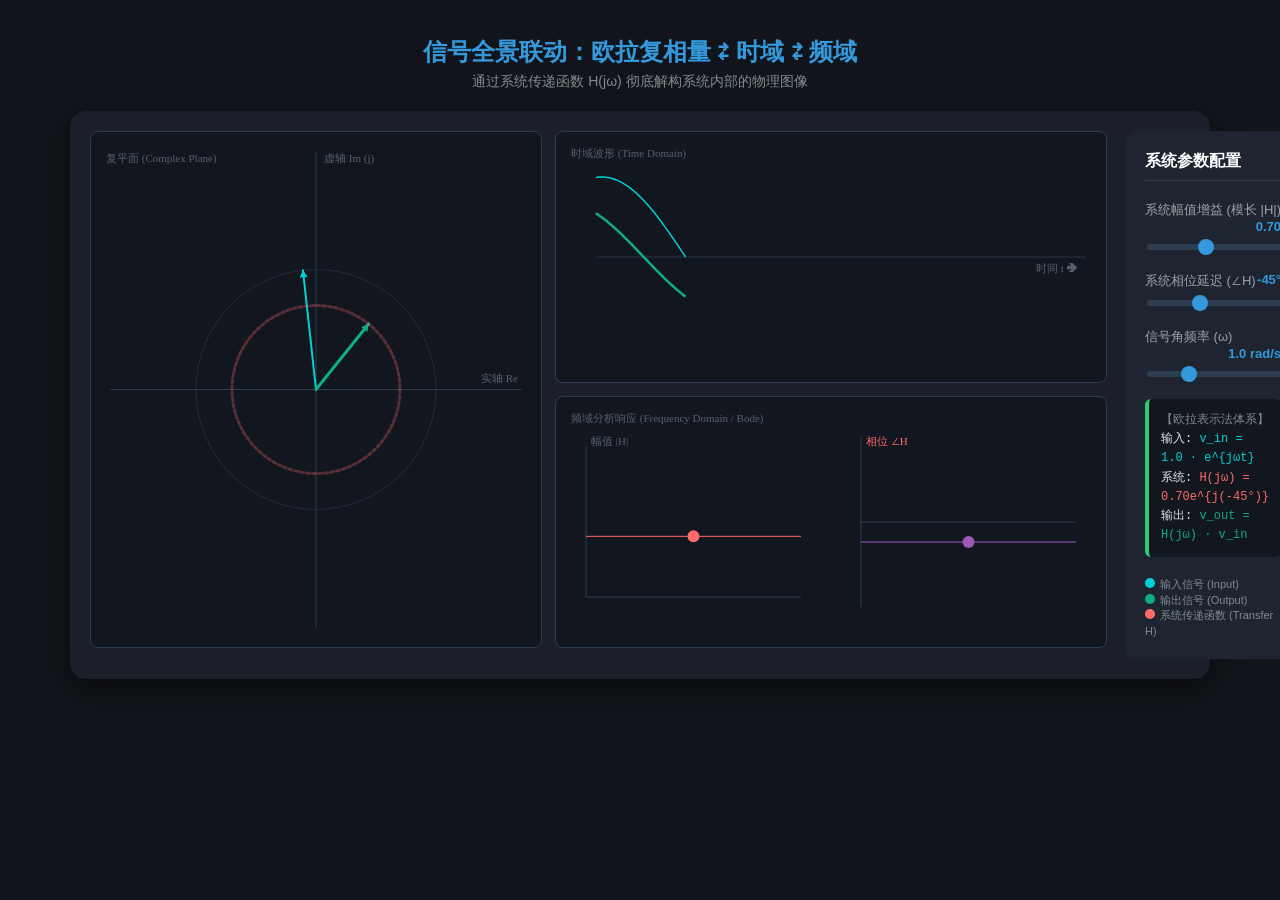
<file: docs/html/mes201-signal-visualization/index.html>
<!DOCTYPE html>
<html lang="zh-CN">
<head>
    <meta charset="UTF-8">
    <title>信号全景可视化：欧拉相量、时域与频域的终极联动</title>
    <style>
        body {
            font-family: -apple-system, BlinkMacSystemFont, "Segoe UI", Roboto, sans-serif;
            background-color: #11141a;
            color: #e0e6ed;
            display: flex;
            flex-direction: column;
            align-items: center;
            padding: 20px;
            margin: 0;
        }
        h1 { margin-bottom: 5px; color: #3498db; font-size: 24px; }
        .subtitle { color: #7f8c8d; font-size: 14px; margin-bottom: 20px; }
        .main-container {
            display: flex;
            background: #1a1f29;
            padding: 20px;
            border-radius: 16px;
            box-shadow: 0 10px 30px rgba(0,0,0,0.5);
            gap: 20px;
            max-width: 1100px;
        }
        .canvas-container {
            display: grid;
            grid-template-columns: 450px 550px;
            grid-template-rows: 250px 250px;
            gap: 15px;
        }
        canvas {
            background: #12161f;
            border-radius: 8px;
            border: 1px solid #2c3e50;
        }
        #eulerCanvas { grid-row: 1 / span 2; } /* 左侧复平面跨两行 */
        .control-panel {
            width: 280px;
            background: #1e2530;
            padding: 20px;
            border-radius: 12px;
            display: flex;
            flex-direction: column;
            gap: 20px;
        }
        .slider-group {
            display: flex;
            flex-direction: column;
            gap: 8px;
        }
        label { font-size: 13px; color: #95a5a6; font-weight: 500; }
        .val-txt { float: right; color: #3498db; font-weight: bold; }
        input[type="range"] {
            width: 100%;
            -webkit-appearance: none;
            background: #2c3e50;
            height: 6px;
            border-radius: 3px;
            outline: none;
        }
        input[type="range"]::-webkit-slider-thumb {
            -webkit-appearance: none;
            width: 16px;
            height: 16px;
            border-radius: 50%;
            background: #3498db;
            cursor: pointer;
        }
        .formula-box {
            background: #12161f;
            padding: 12px;
            border-radius: 6px;
            font-family: "Consolas", monospace;
            font-size: 12px;
            line-height: 1.6;
            border-left: 4px solid #2ecc71;
        }
        .color-tag { display: inline-block; width: 10px; height: 10px; border-radius: 50%; margin-right: 5px; }
    </style>
</head>
<body>

    <h1>信号全景联动：欧拉复相量 ⇄ 时域 ⇄ 频域</h1>
    <div class="subtitle">通过系统传递函数 H(jω) 彻底解构系统内部的物理图像</div>

    <div class="main-container">
        <div class="canvas-container">
            <canvas id="eulerCanvas" width="450" height="515"></canvas>
            <canvas id="timeCanvas" width="550" height="250"></canvas>
            <canvas id="freqCanvas" width="550" height="250"></canvas>
        </div>

        <div class="control-panel">
            <div style="font-size: 16px; font-weight: bold; border-bottom: 1px solid #2c3e50; padding-bottom: 8px; color:#fff;">系统参数配置</div>
            
            <div class="slider-group">
                <label>系统幅值增益 (模长 |H|)<span id="magTxt" class="val-txt">0.70</span></label>
                <input type="range" id="magSlider" min="0.1" max="1.5" step="0.05" value="0.7">
            </div>

            <div class="slider-group">
                <label>系统相位延迟 (∠H)<span id="phaseTxt" class="val-txt">-45°</span></label>
                <input type="range" id="phaseSlider" min="-180" max="180" step="5" value="-45">
            </div>

            <div class="slider-group">
                <label>信号角频率 (ω)<span id="omegaTxt" class="val-txt">1.0 rad/s</span></label>
                <input type="range" id="omegaSlider" min="0.2" max="3.0" step="0.1" value="1.0">
            </div>

            <div class="formula-box">
                <span style="color:#7f8c8d">【欧拉表示法体系】</span><br>
                输入: <span style="color:#00d2d3">v_in = 1.0 · e^{jωt}</span><br>
                系统: <span style="color:#ff6b6b">H(jω) = <span id="f_mag">0.7</span>e^{j(<span id="f_phase">-45°</span>)}</span><br>
                输出: <span style="color:#10ac84">v_out = H(jω) · v_in</span>
            </div>

            <div style="font-size: 11px; color: #7f8c8d; line-height: 1.4;">
                <span class="color-tag" style="background:#00d2d3"></span>输入信号 (Input)<br>
                <span class="color-tag" style="background:#10ac84"></span>输出信号 (Output)<br>
                <span class="color-tag" style="background:#ff6b6b"></span>系统传递函数 (Transfer H)
            </div>
        </div>
    </div>

    <script>
        // 获取所有 Canvas 上下文
        const cEuler = document.getElementById('eulerCanvas');
        const cTime = document.getElementById('timeCanvas');
        const cFreq = document.getElementById('freqCanvas');
        
        const ctxE = cEuler.getContext('2d');
        const ctxT = cTime.getContext('2d');
        const ctxF = cFreq.getContext('2d');

        // 获取控制器
        const sMag = document.getElementById('magSlider');
        const sPhase = document.getElementById('phaseSlider');
        const sOmega = document.getElementById('omegaSlider');

        // 全局动态时间变量
        let time = 0;
        let historyIn = [];
        let historyOut = [];
        const maxHistory = 300; // 时域波形存储点数

        // 核心运行循环 (Animation Loop)
        function animate() {
            // 1. 获取当前交互参数
            const H_mag = parseFloat(sMag.value);
            const H_phase_deg = parseInt(sPhase.value);
            const H_phase_rad = (H_phase_deg * Math.PI) / 180;
            const omega = parseFloat(sOmega.value);

            // 更新文本显示
            document.getElementById('magTxt').innerText = H_mag.toFixed(2);
            document.getElementById('phaseTxt').innerText = H_phase_deg + '°';
            document.getElementById('omegaTxt').innerText = omega.toFixed(1) + ' rad/s';
            document.getElementById('f_mag').innerText = H_mag.toFixed(2);
            document.getElementById('f_phase').innerText = H_phase_deg + '°';

            // 2. 物理核心：计算当前时间点的复指数状态
            // 输入相量：幅值始终固定为 1.0 (基准)
            const thetaIn = time * omega; 
            const inX = Math.cos(thetaIn);
            const inY = Math.sin(thetaIn);

            // 输出相量：幅值乘 H_mag，角度叠加上 H_phase_rad
            const thetaOut = time * omega + H_phase_rad;
            const outX = H_mag * Math.cos(thetaOut);
            const outY = H_mag * Math.sin(thetaOut);

            // 存入历史记录队列（用于渲染时域波形）
            historyIn.unshift(inY); // 记录投影到虚轴的余弦/正弦分量
            historyOut.unshift(outY);
            if (historyIn.length > maxHistory) { historyIn.pop(); historyOut.pop(); }

            // 3. 执行三大画布的重绘
            renderEuler(H_mag, H_phase_rad, inX, inY, outX, outY);
            renderTime();
            renderFreq(H_mag, H_phase_deg);

            // 4. 时间步进
            time += 0.03;
            requestAnimationFrame(animate);
        }

        // ==================== 画布 1：复平面欧拉旋转 ====================
        function renderEuler(H_mag, H_phase, inX, inY, outX, outY) {
            ctxE.clearRect(0, 0, cEuler.width, cEuler.height);
            const cx = cEuler.width / 2;
            const cy = cEuler.height / 2;
            const scale = 120; // 1.0 对应的像素长度

            // 绘制坐标系
            ctxE.strokeStyle = '#2c3e50';
            ctxE.lineWidth = 1;
            ctxE.beginPath(); ctxE.moveTo(20, cy); ctxE.lineTo(cEuler.width-20, cy); ctxE.stroke();
            ctxE.beginPath(); ctxE.moveTo(cx, 20); ctxE.lineTo(cx, cEuler.height-20); ctxE.stroke();
            
            ctxE.fillStyle = '#57606f';
            ctxE.font = '11px Consolas';
            ctxE.fillText('实轴 Re', cEuler.width - 60, cy - 8);
            ctxE.fillText('虚轴 Im (j)', cx + 8, 30);
            ctxE.fillText('复平面 (Complex Plane)', 15, 30);

            // 绘制输入信号的基准单位圆
            ctxE.strokeStyle = '#232c3d';
            ctxE.beginPath(); ctxE.arc(cx, cy, scale, 0, 2*Math.PI); ctxE.stroke();

            // 绘制输入向量 (蓝色)
            drawVector(ctxE, cx, cy, cx + inX*scale, cy - inY*scale, '#00d2d3', 2);
            // 绘制输出向量 (绿色)
            drawVector(ctxE, cx, cy, cx + outX*scale, cy - outY*scale, '#10ac84', 3);

            // 绘制系统传递函数 H 的静态几何框架（黄色或红虚线指示相位差）
            ctxE.strokeStyle = 'rgba(255, 107, 107, 0.3)';
            ctxE.setLineDash([3, 3]);
            ctxE.beginPath();
            ctxE.arc(cx, cy, H_mag * scale, 0, 2*Math.PI);
            ctxE.stroke();
            ctxE.setLineDash([]);
        }

        // ==================== 画布 2：时域波形（投影展开） ====================
        function renderTime() {
            ctxT.clearRect(0, 0, cTime.width, cTime.height);
            const startX = 40;
            const centerY = cTime.height / 2;
            const ampScale = 80;

            // 绘制时域网格线
            ctxT.strokeStyle = '#1c2331';
            ctxT.beginPath(); ctxT.moveTo(startX, centerY); ctxT.lineTo(cTime.width - 20, centerY); ctxT.stroke();
            
            ctxT.fillStyle = '#57606f';
            ctxT.font = '11px Consolas';
            ctxT.fillText('时域波形 (Time Domain)', 15, 25);
            ctxT.fillText('时间 t ➔', cTime.width - 70, centerY + 15);

            // 绘制输入时域正弦波 (蓝色)
            ctxT.strokeStyle = '#00d2d3';
            ctxT.lineWidth = 1.5;
            ctxT.beginPath();
            for(let i=0; i<historyIn.length; i++) {
                let x = startX + i * 1.6;
                let y = centerY - historyIn[i] * ampScale;
                if(i===0) ctxT.moveTo(x, y); else ctxT.lineTo(x, y);
            }
            ctxT.stroke();

            // 绘制输出时域正弦波 (绿色)
            ctxT.strokeStyle = '#10ac84';
            ctxT.lineWidth = 2.5;
            ctxT.beginPath();
            for(let i=0; i<historyOut.length; i++) {
                let x = startX + i * 1.6;
                let y = centerY - historyOut[i] * ampScale;
                if(i===0) ctxT.moveTo(x, y); else ctxT.lineTo(x, y);
            }
            ctxT.stroke();
        }

        // ==================== 画布 3：频域特征（波特简图点位） ====================
        function renderFreq(H_mag, H_phase_deg) {
            ctxF.clearRect(0, 0, cFreq.width, cFreq.height);
            ctxF.fillStyle = '#57606f';
            ctxF.font = '11px Consolas';
            ctxF.fillText('频域分析响应 (Frequency Domain / Bode)', 15, 25);

            // 画布平分为左右两边：左幅频，右相频
            const midX = cFreq.width / 2;
            
            // --- 左侧：幅频图 ---
            ctxF.strokeStyle = '#2c3e50';
            ctxF.beginPath(); ctxF.moveTo(30, 200); ctxF.lineTo(midX - 30, 200); ctxF.stroke(); // 频率轴
            ctxF.beginPath(); ctxF.moveTo(30, 200); ctxF.lineTo(30, 50); ctxF.stroke();      // 幅值轴
            ctxF.fillText('幅值 |H|', 35, 48);

            // 绘制当前的频域幅值响应点
            let markerY_mag = 200 - (H_mag / 1.5) * 130;
            ctxF.fillStyle = '#ff6b6b';
            ctxF.beginPath(); ctxF.arc(midX / 2, markerY_mag, 6, 0, 2*Math.PI); ctxF.fill();
            ctxF.strokeStyle = '#ff6b6b';
            ctxF.beginPath(); ctxF.moveTo(30, markerY_mag); ctxF.lineTo(midX - 30, markerY_mag); ctxF.stroke();

            // --- 右侧：相频图 ---
            ctxF.strokeStyle = '#2c3e50';
            ctxF.beginPath(); ctxF.moveTo(midX + 30, 125); ctxF.lineTo(cFreq.width - 30, 125); ctxF.stroke(); // 0度中心线
            ctxF.beginPath(); ctxF.moveTo(midX + 30, 210); ctxF.lineTo(midX + 30, 40); ctxF.stroke();        // 相位轴
            ctxF.fillText('相位 ∠H', midX + 35, 48);

            // 绘制当前的频域相位响应点
            let markerY_phase = 125 - (H_phase_deg / 180) * 80;
            ctxF.fillStyle = '#9b59b6';
            ctxF.beginPath(); ctxF.arc(midX + (cFreq.width - midX)/2, markerY_phase, 6, 0, 2*Math.PI); ctxF.fill();
            ctxF.strokeStyle = '#9b59b6';
            ctxF.beginPath(); ctxF.moveTo(midX + 30, markerY_phase); ctxF.lineTo(cFreq.width - 30, markerY_phase); ctxF.stroke();
        }

        // 通用画箭头工具函数
        function drawVector(ctx, x1, y1, x2, y2, color, width) {
            ctx.strokeStyle = color;
            ctx.fillStyle = color;
            ctx.lineWidth = width;
            ctx.lineCap = 'round';
            ctx.beginPath(); ctx.moveTo(x1, y1); ctx.lineTo(x2, y2); ctx.stroke();
            
            // 尖端
            const angle = Math.atan2(y2 - y1, x2 - x1);
            ctx.beginPath();
            ctx.moveTo(x2, y2);
            ctx.lineTo(x2 - 8 * Math.cos(angle - Math.PI/6), y2 - 8 * Math.sin(angle - Math.PI/6));
            ctx.lineTo(x2 - 8 * Math.cos(angle + Math.PI/6), y2 - 8 * Math.sin(angle + Math.PI/6));
            ctx.fill();
        }

        // 启动执行
        animate();
    </script>
</body>
</html>
</file>
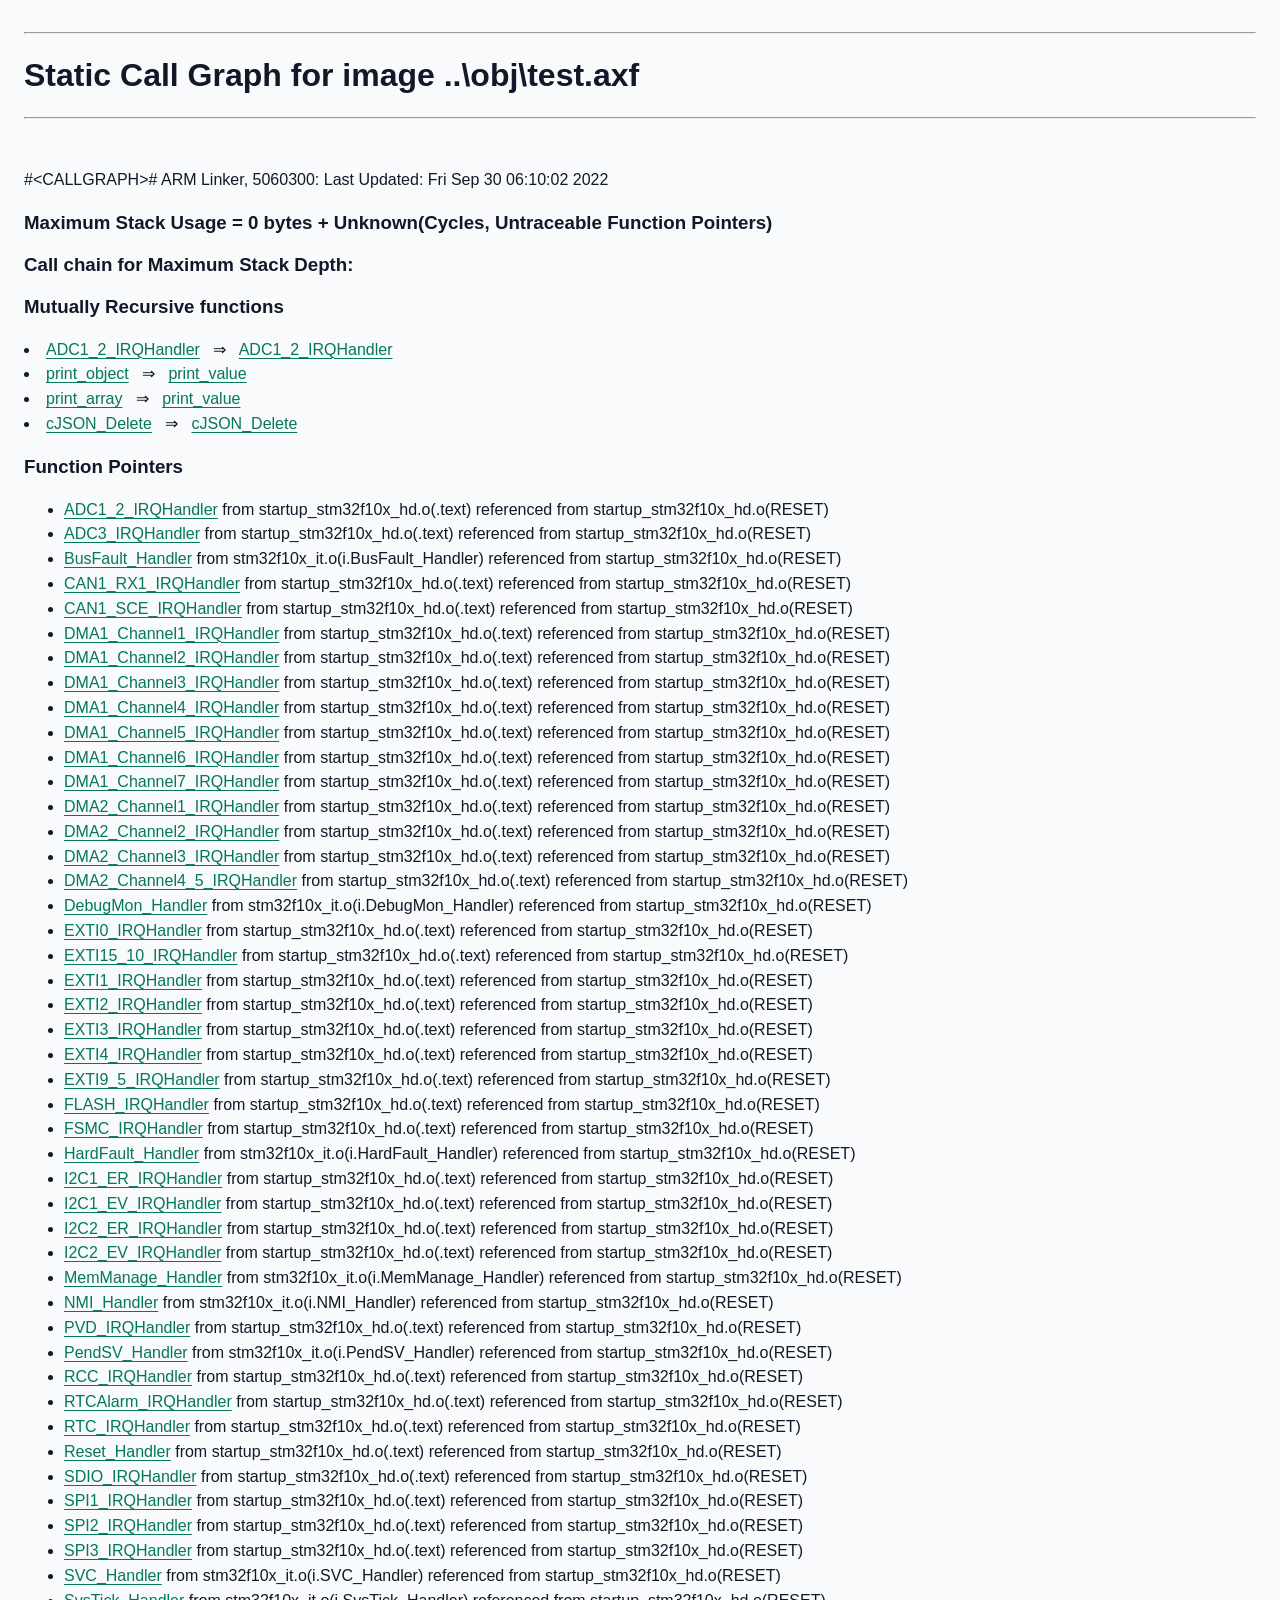
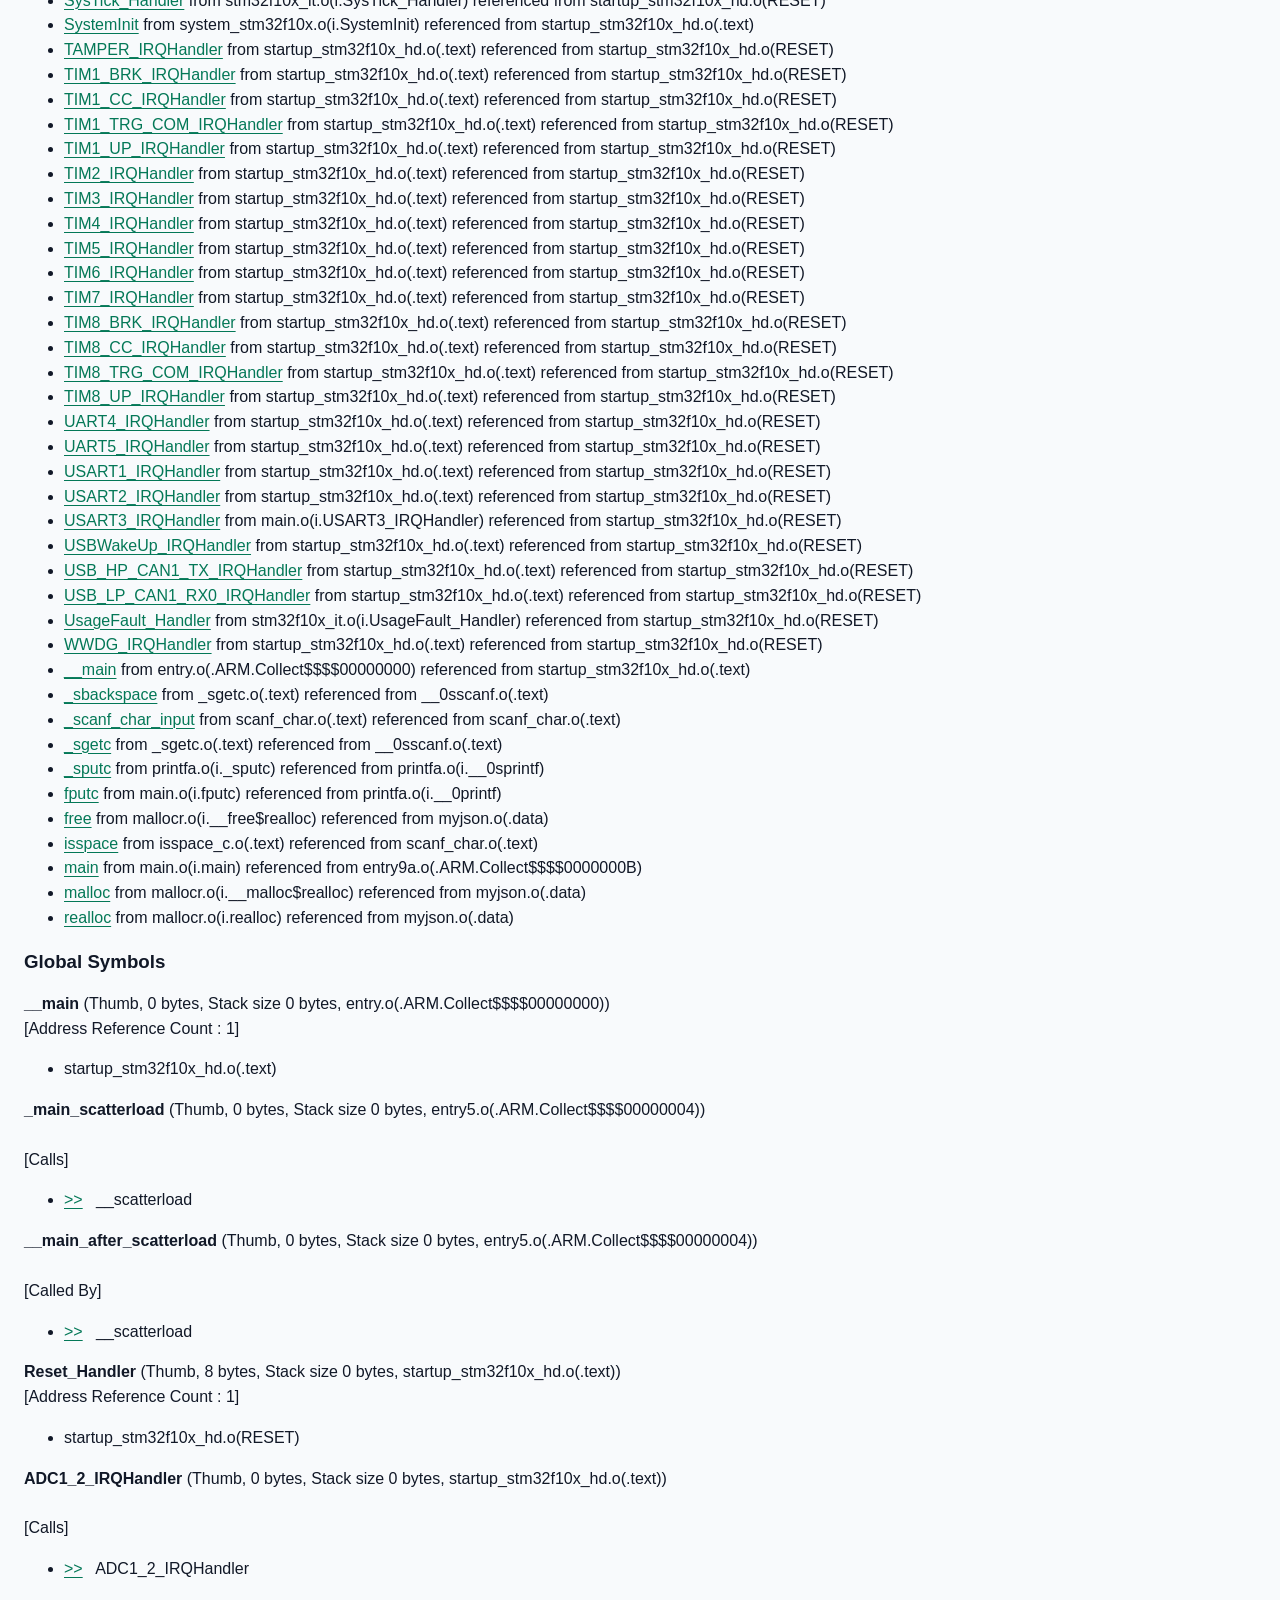
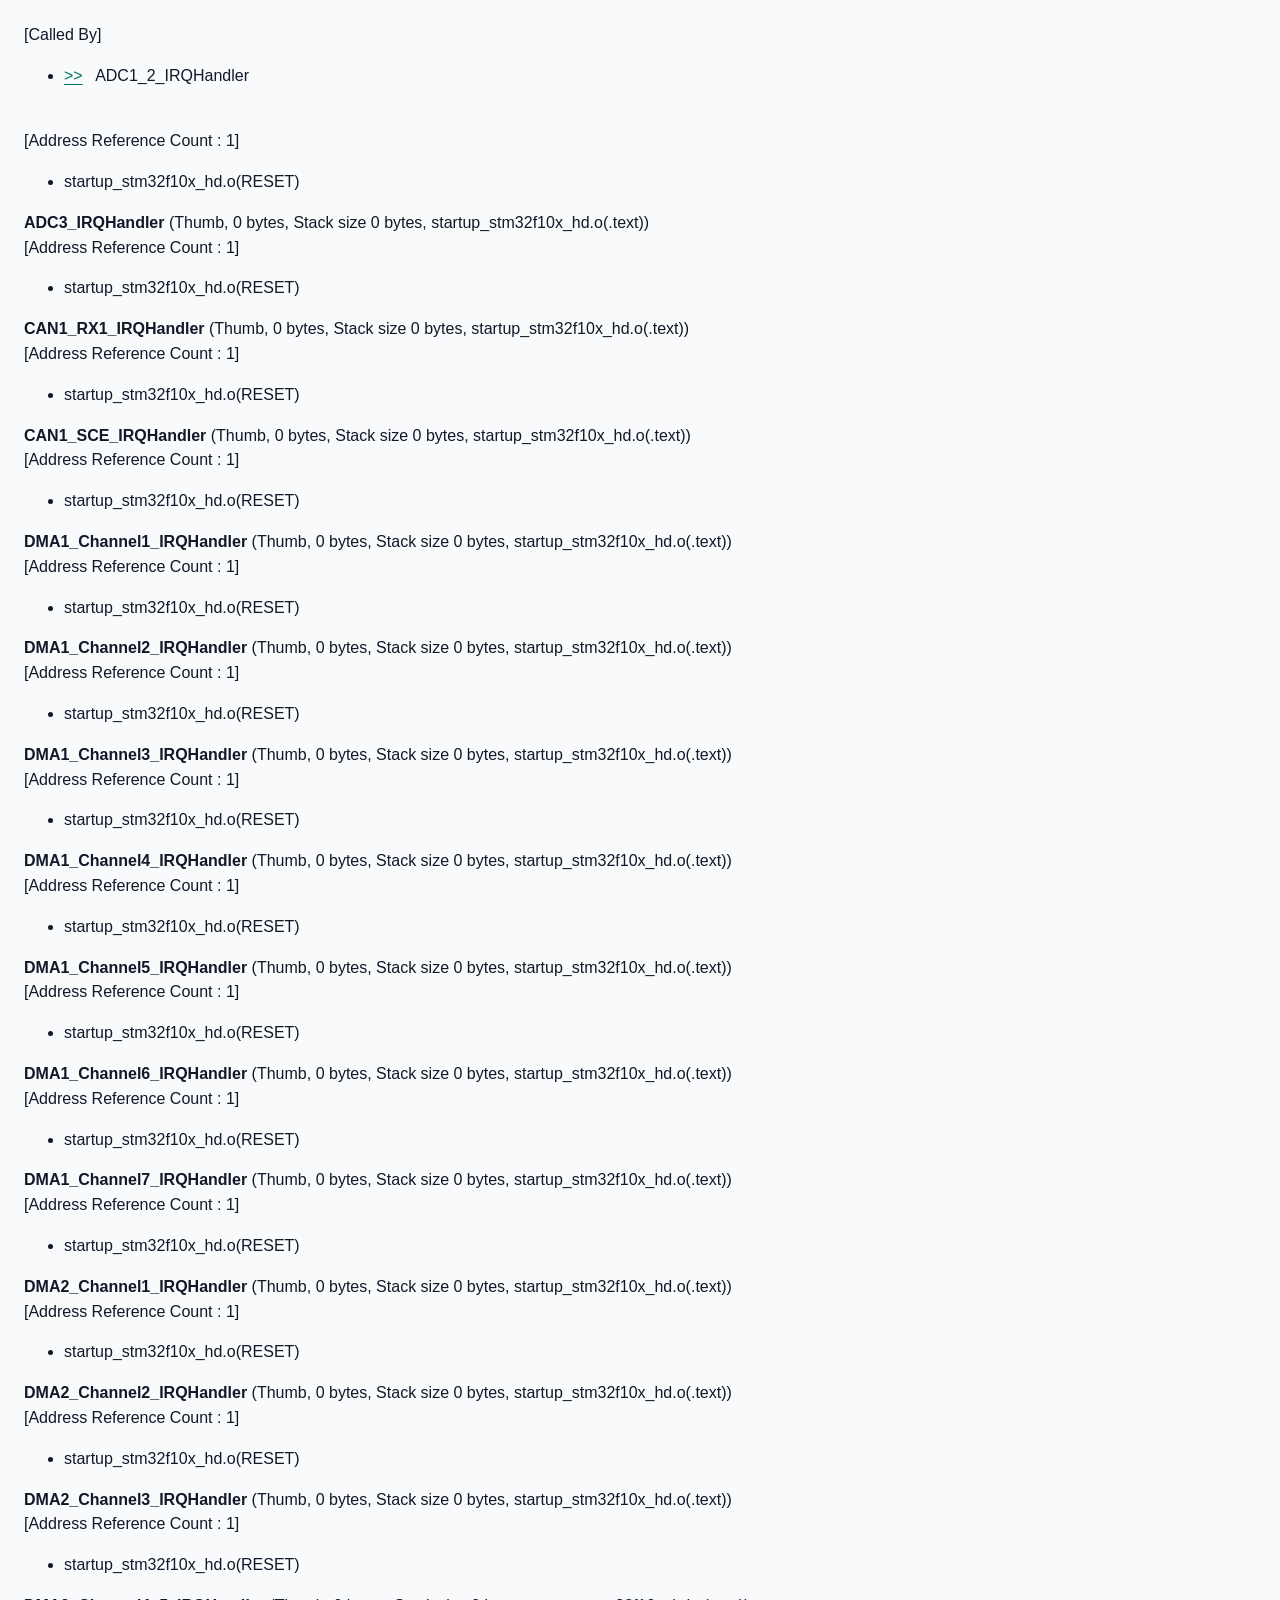
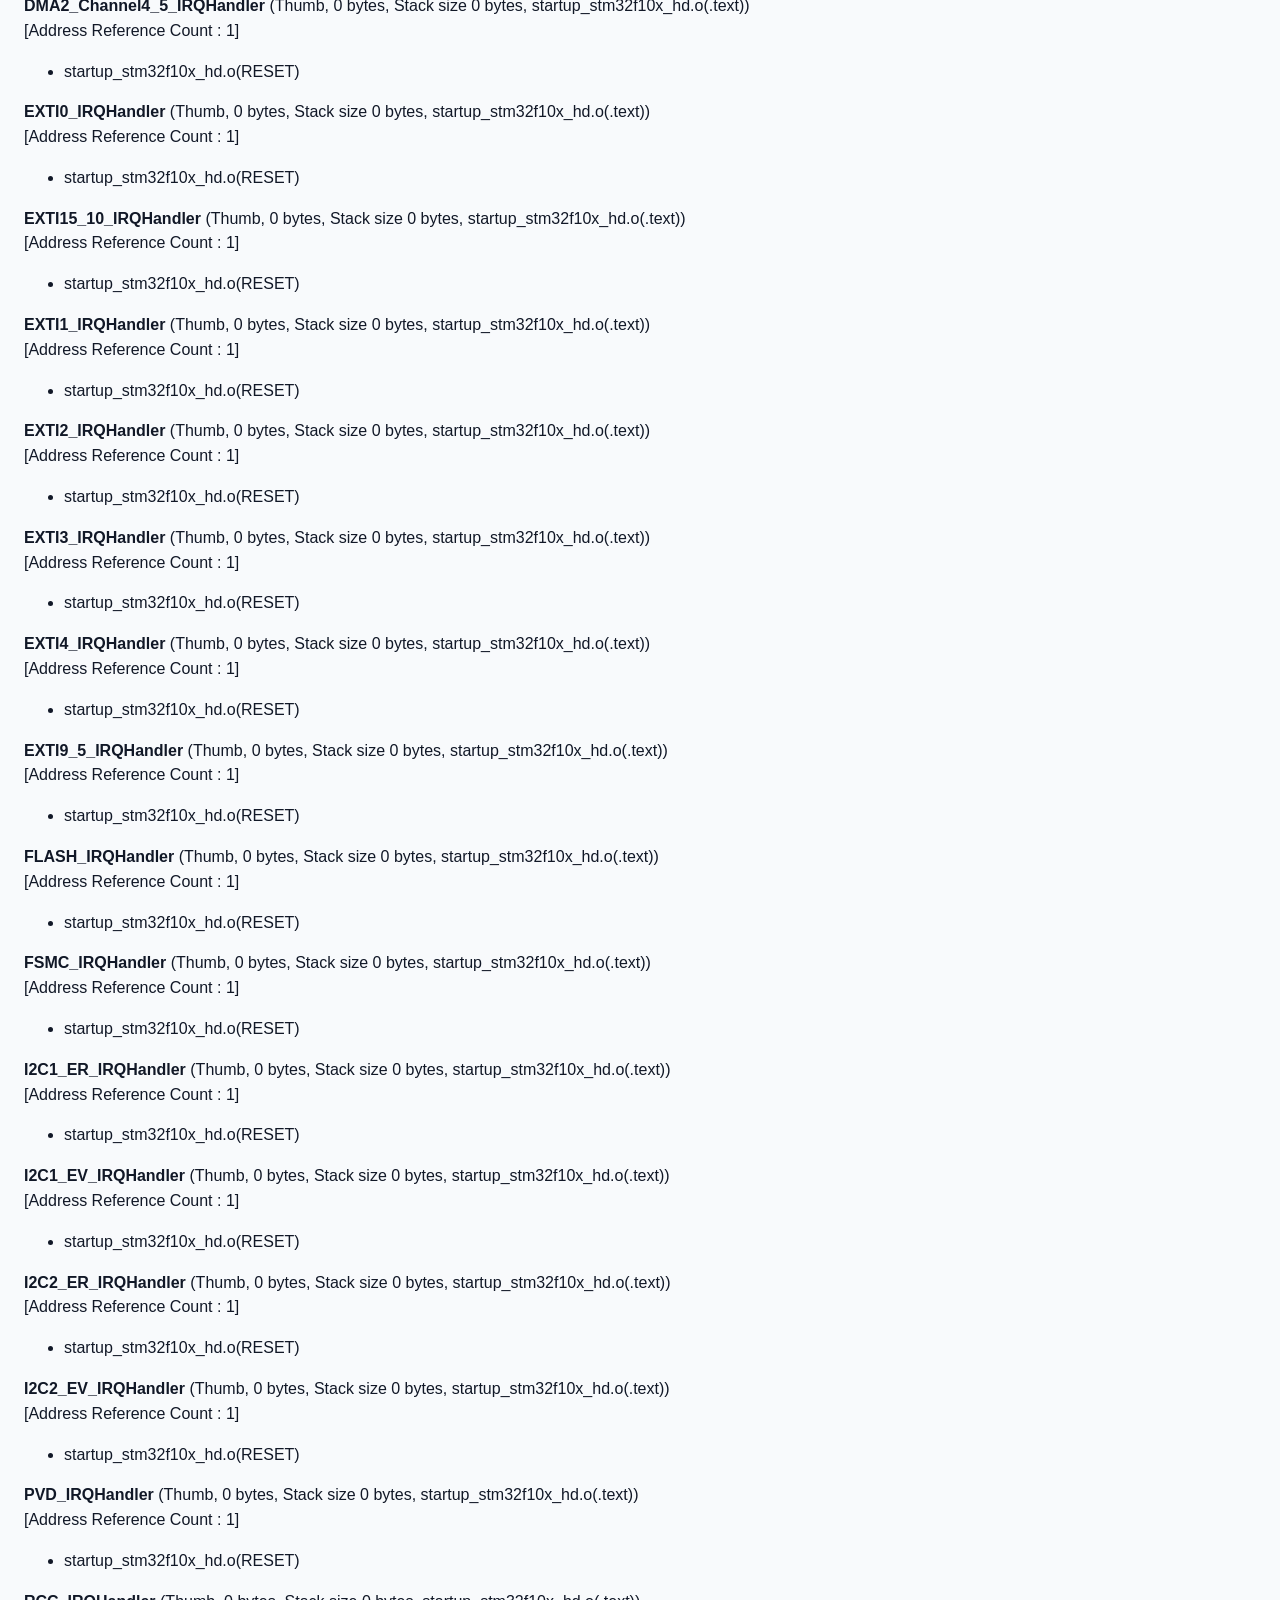
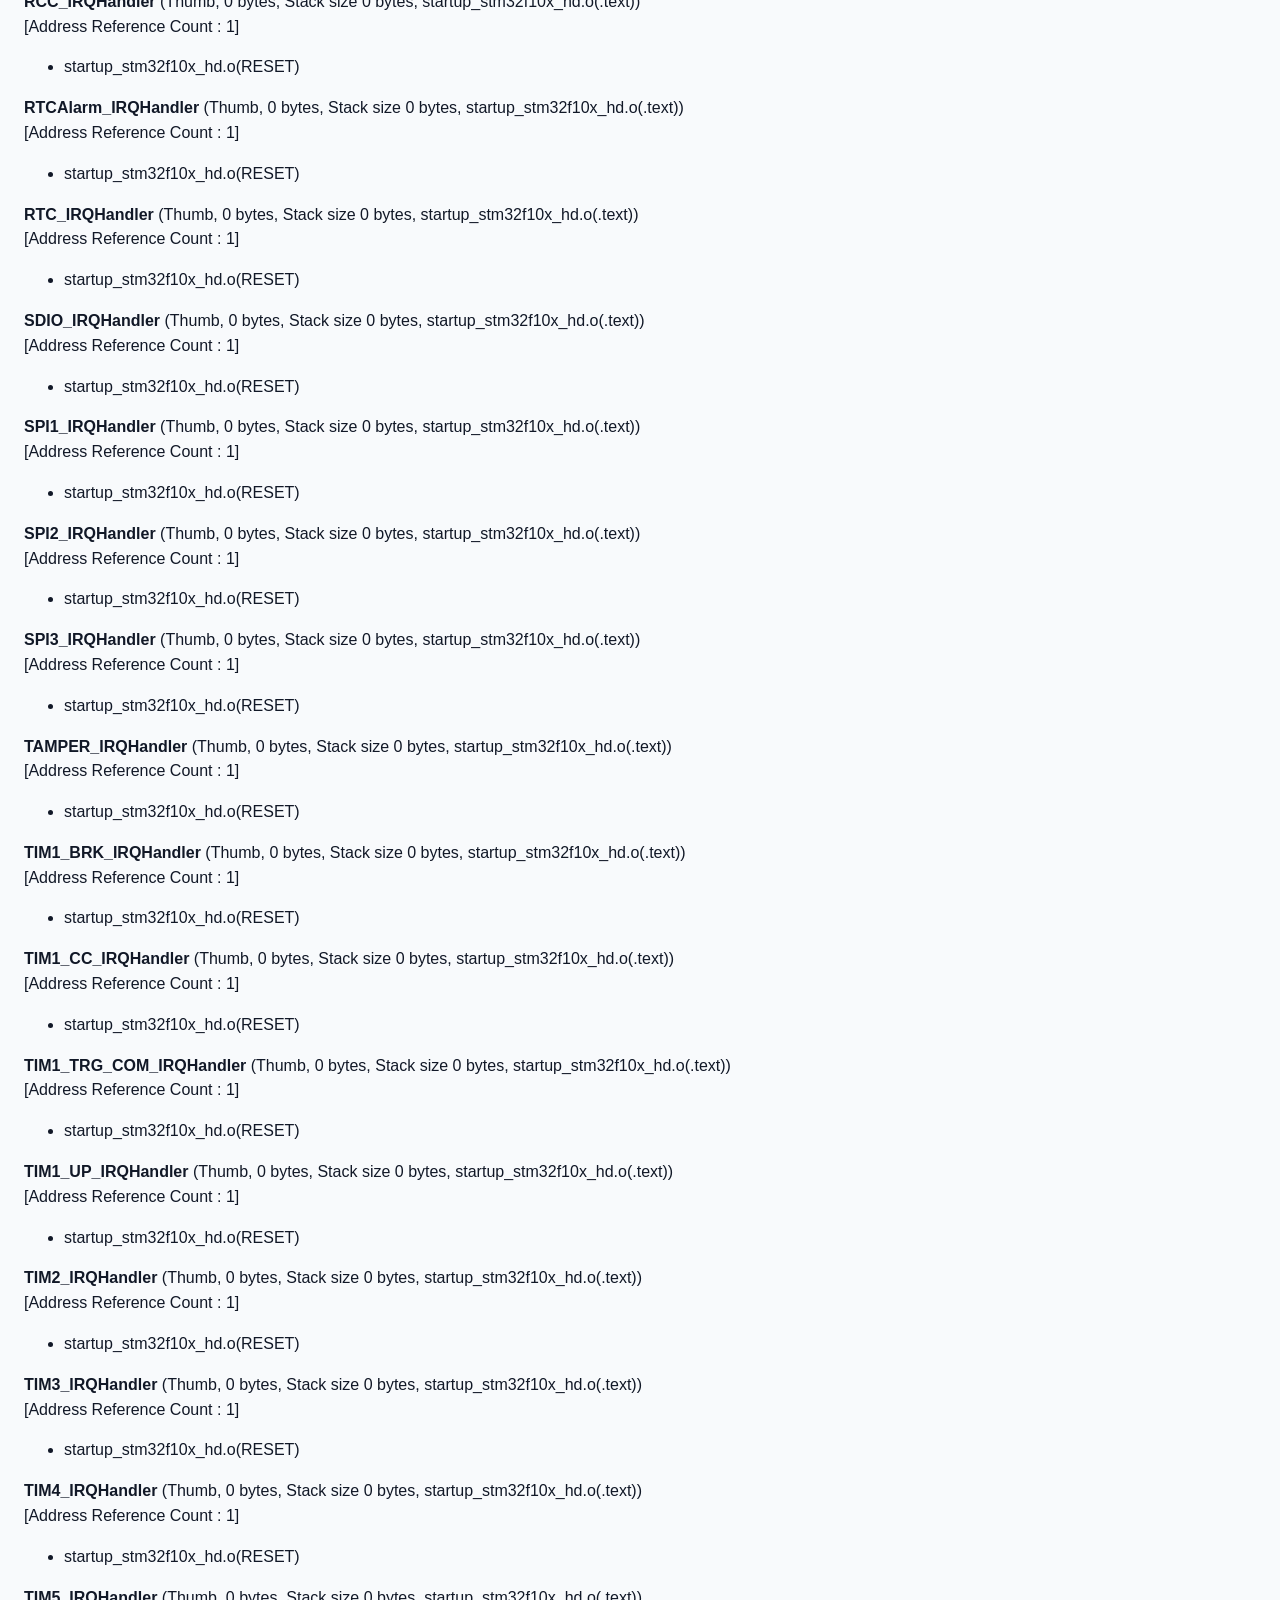
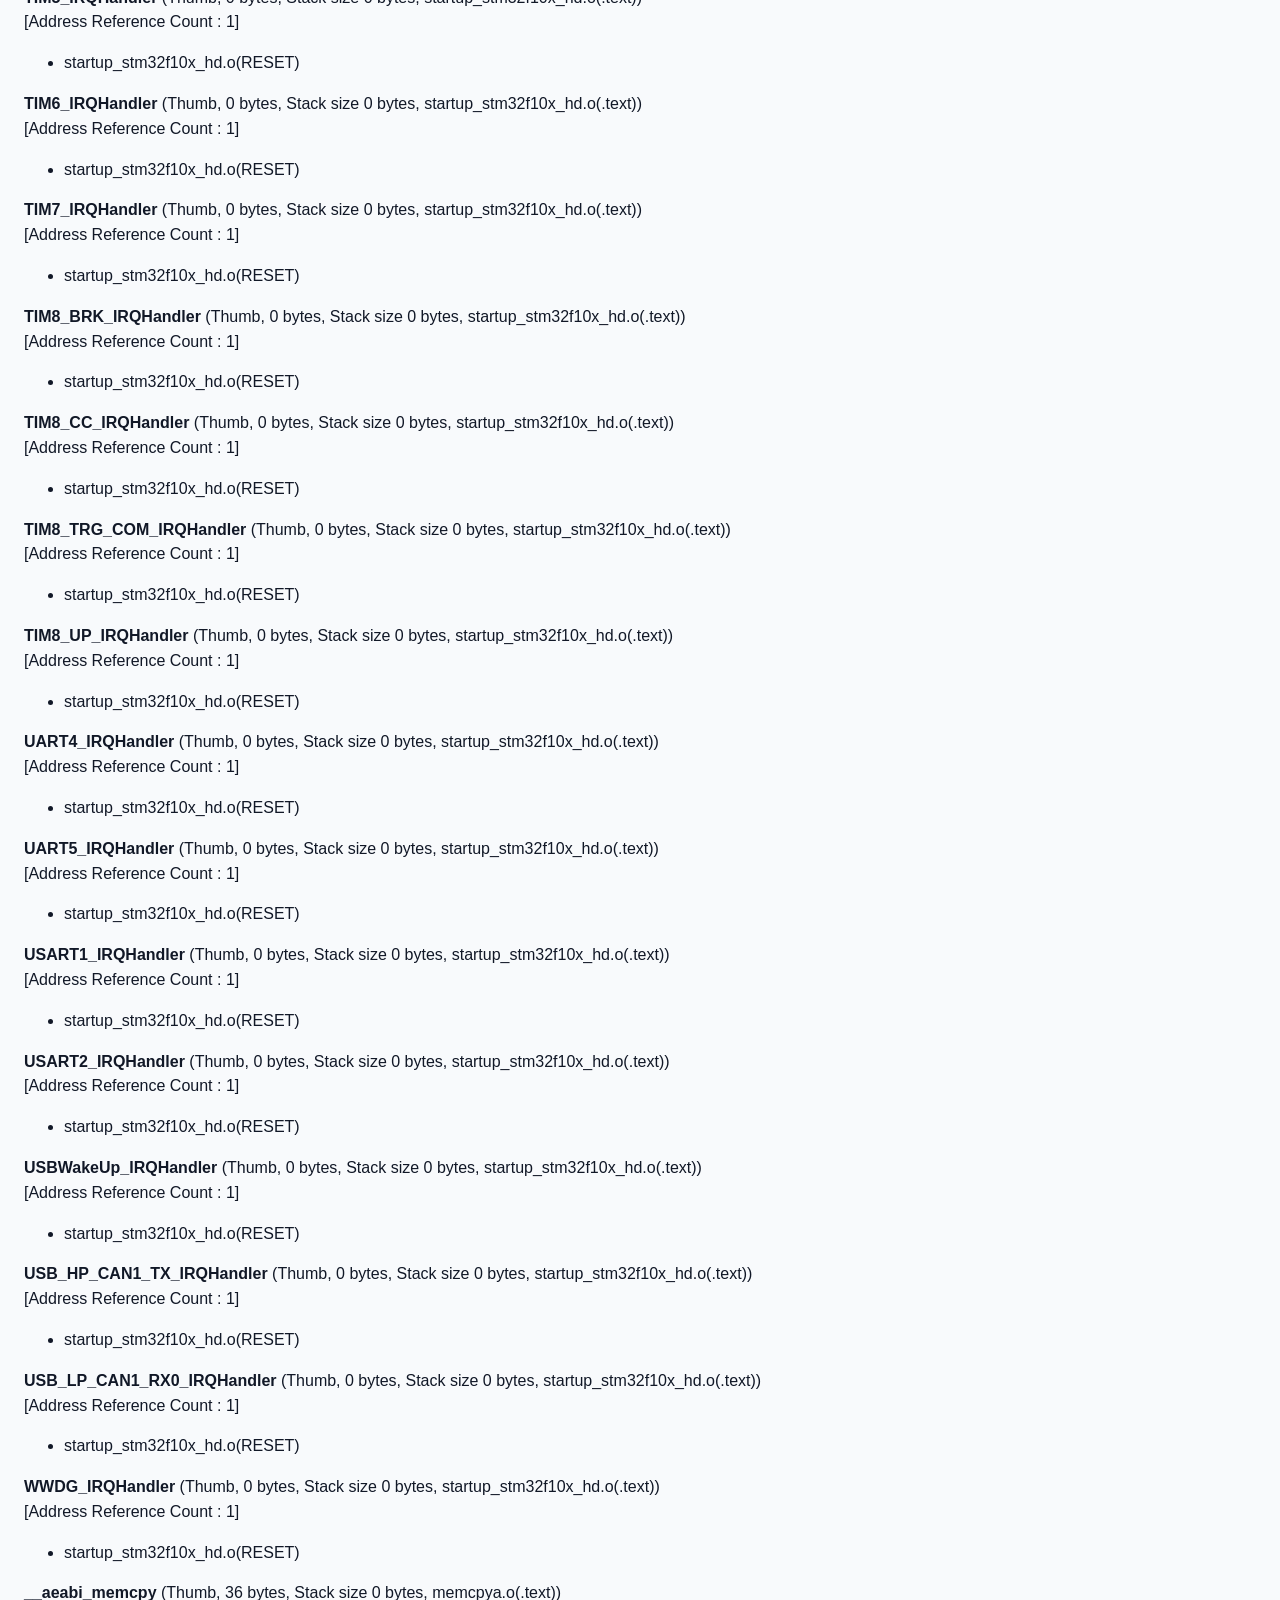
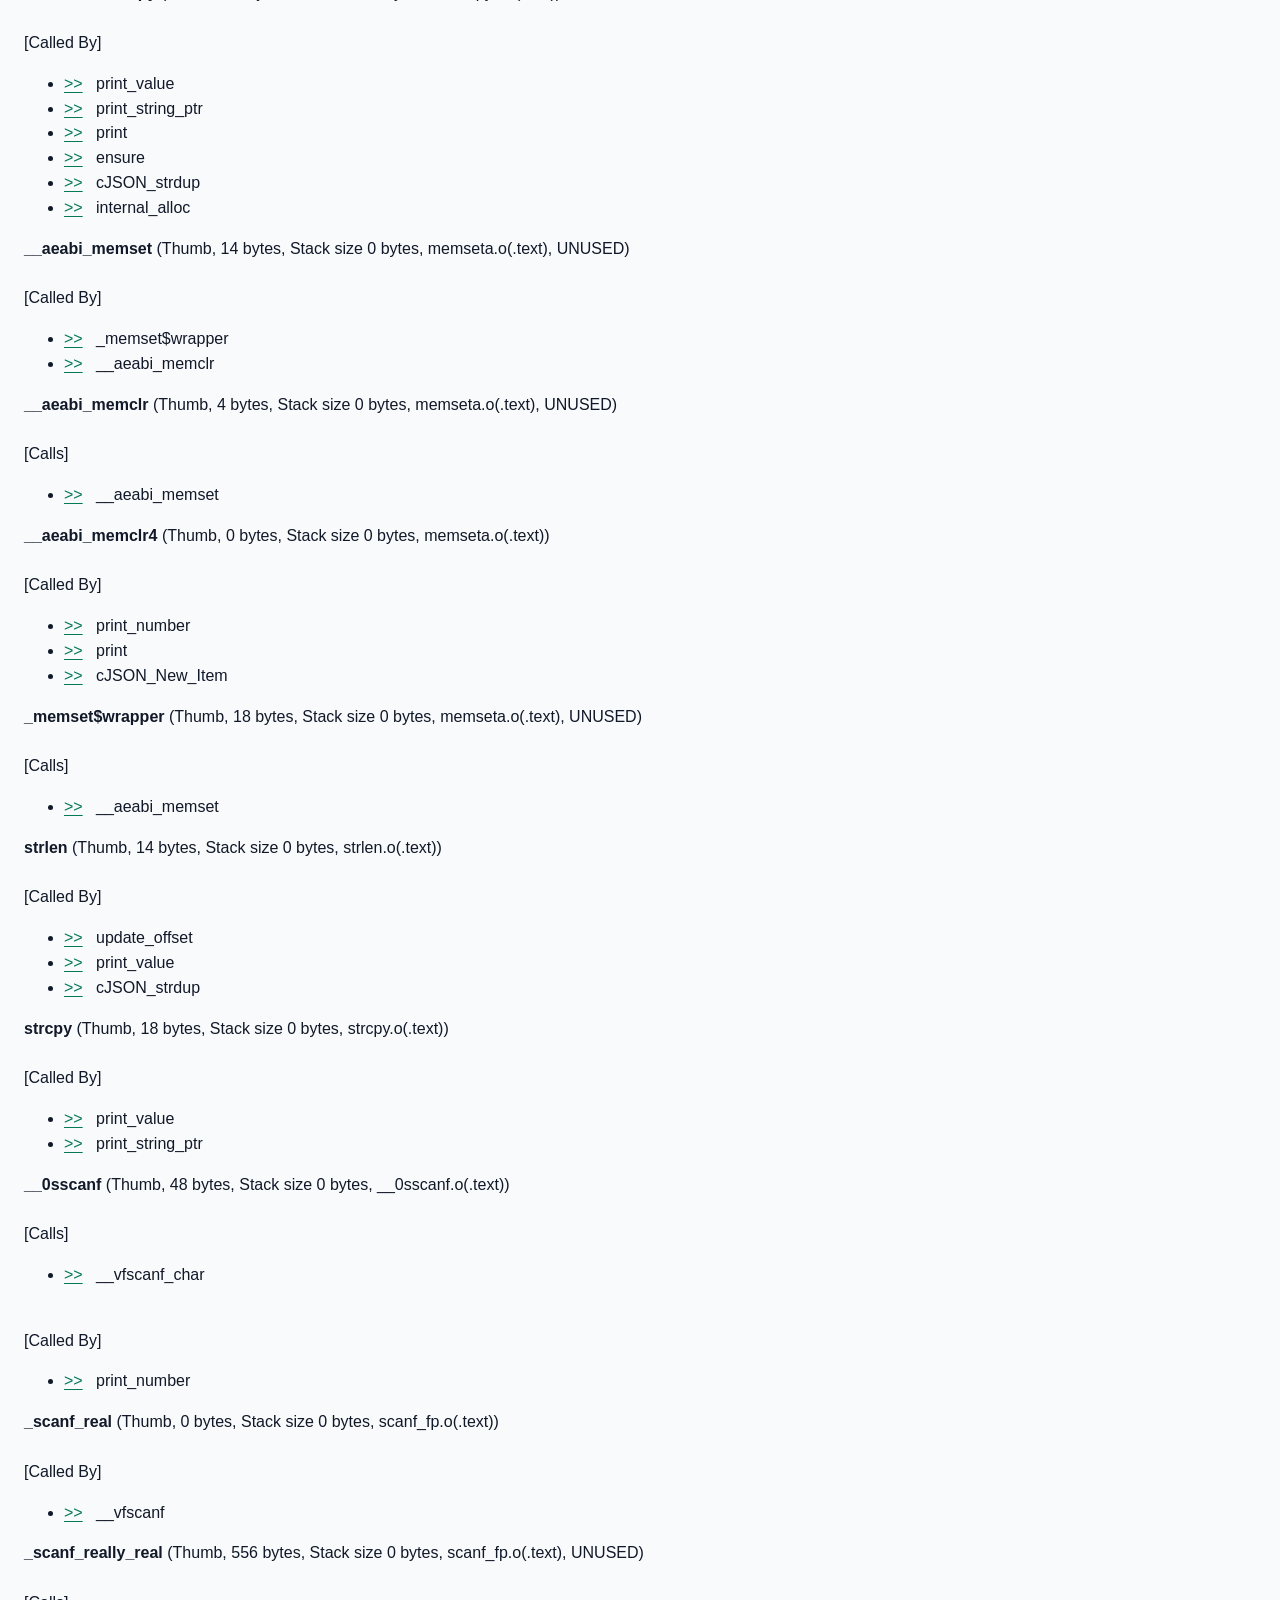
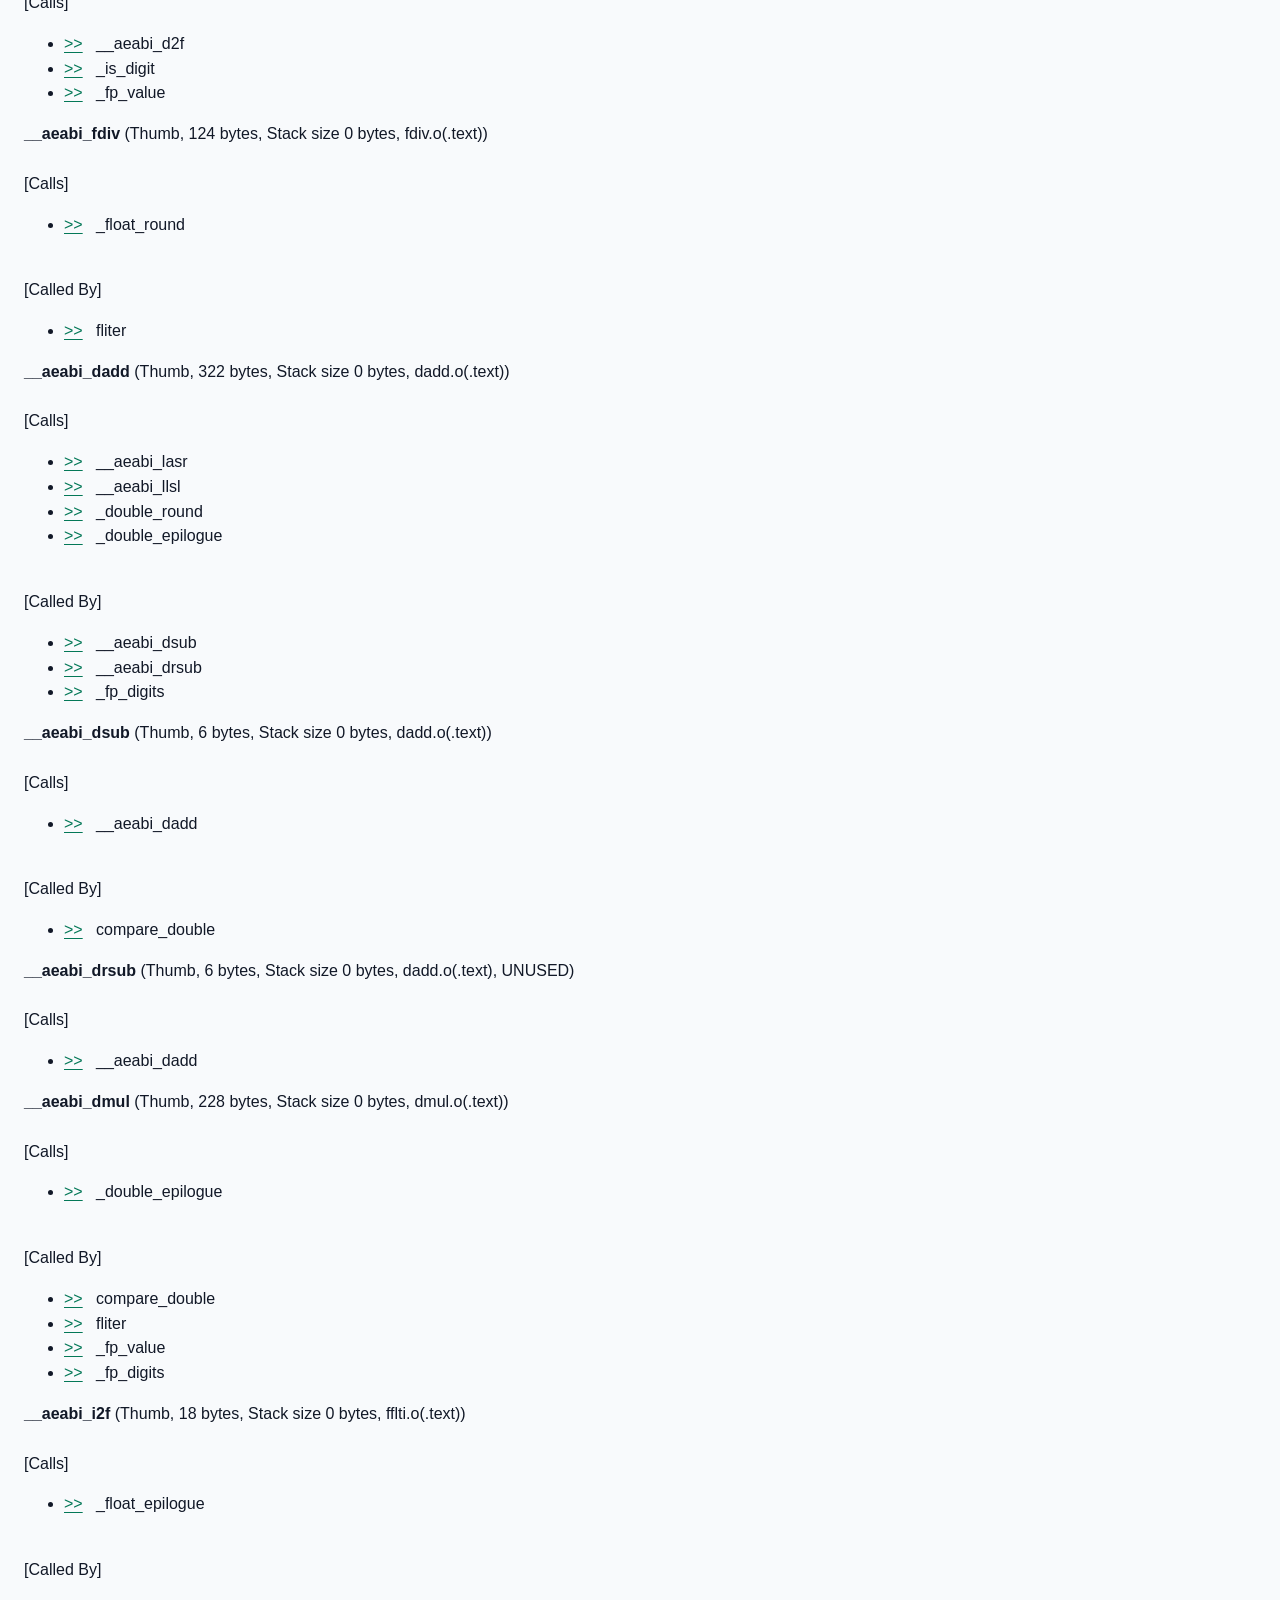
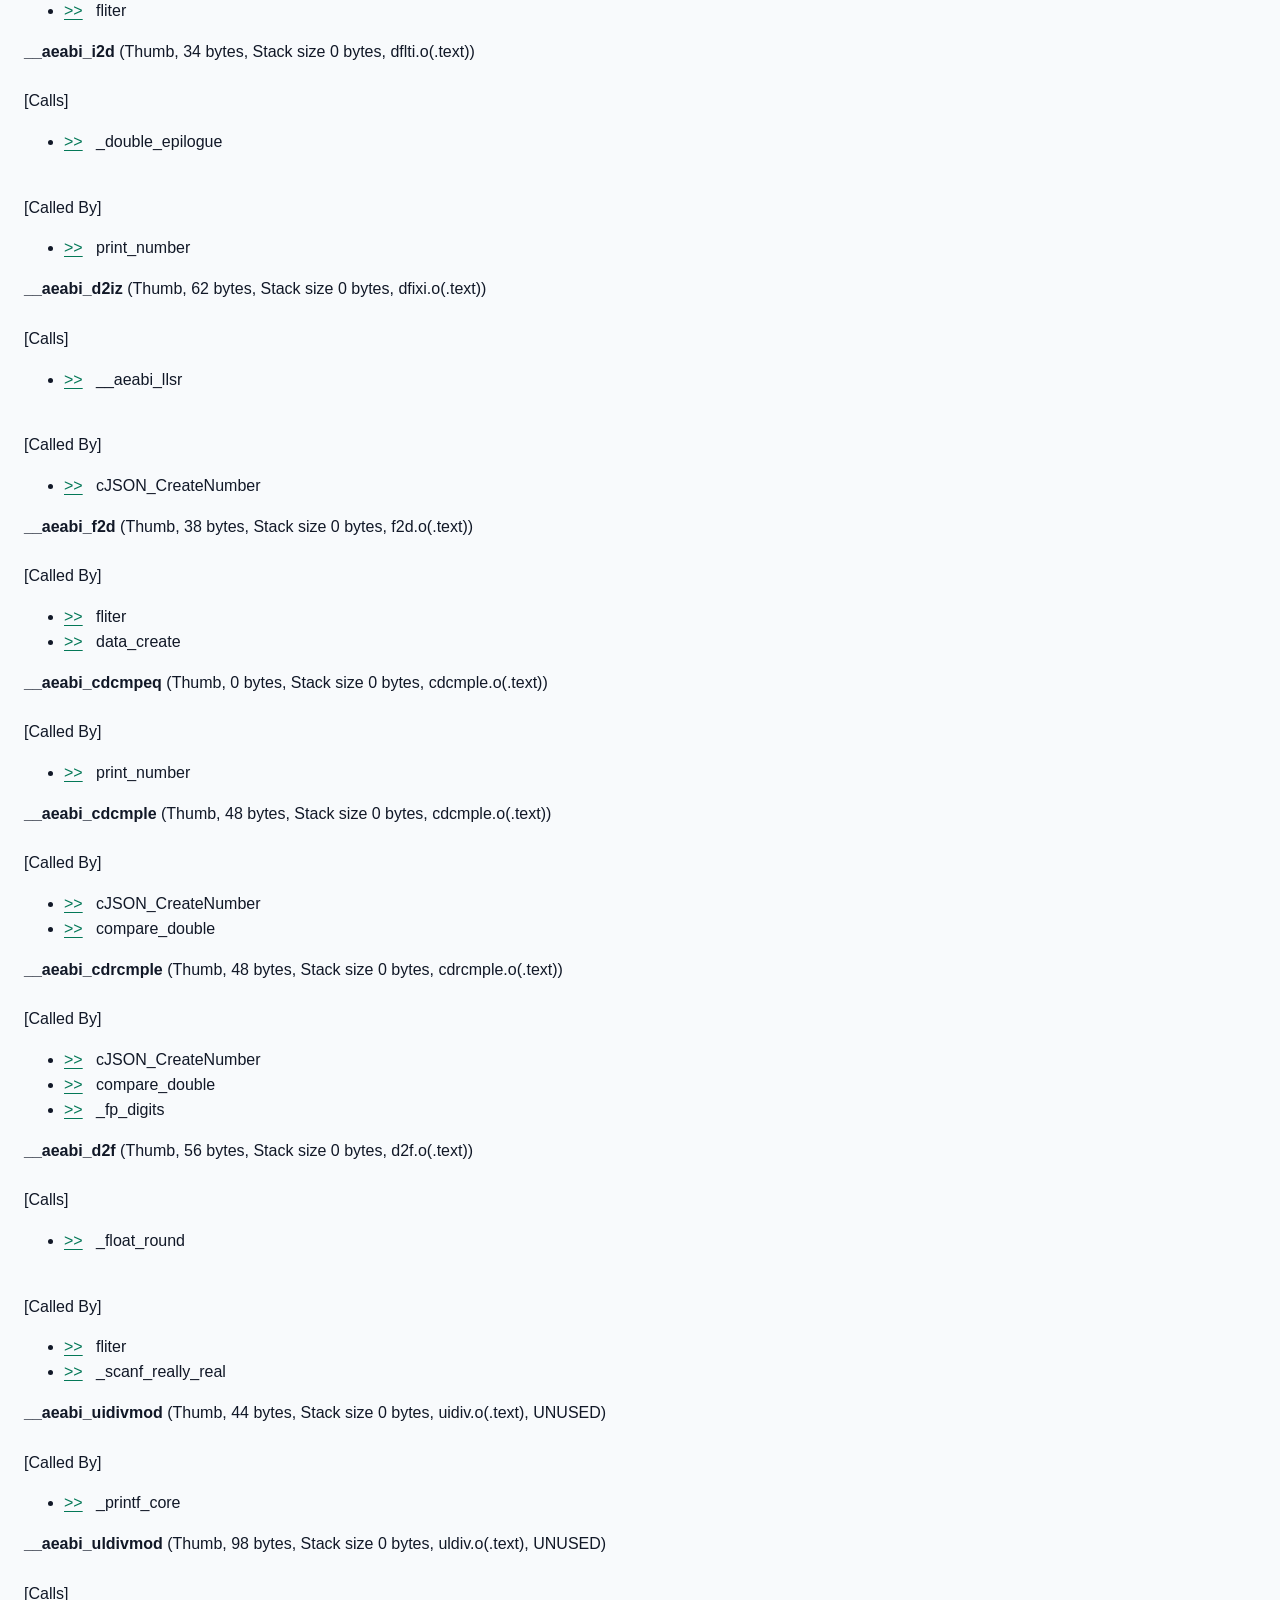
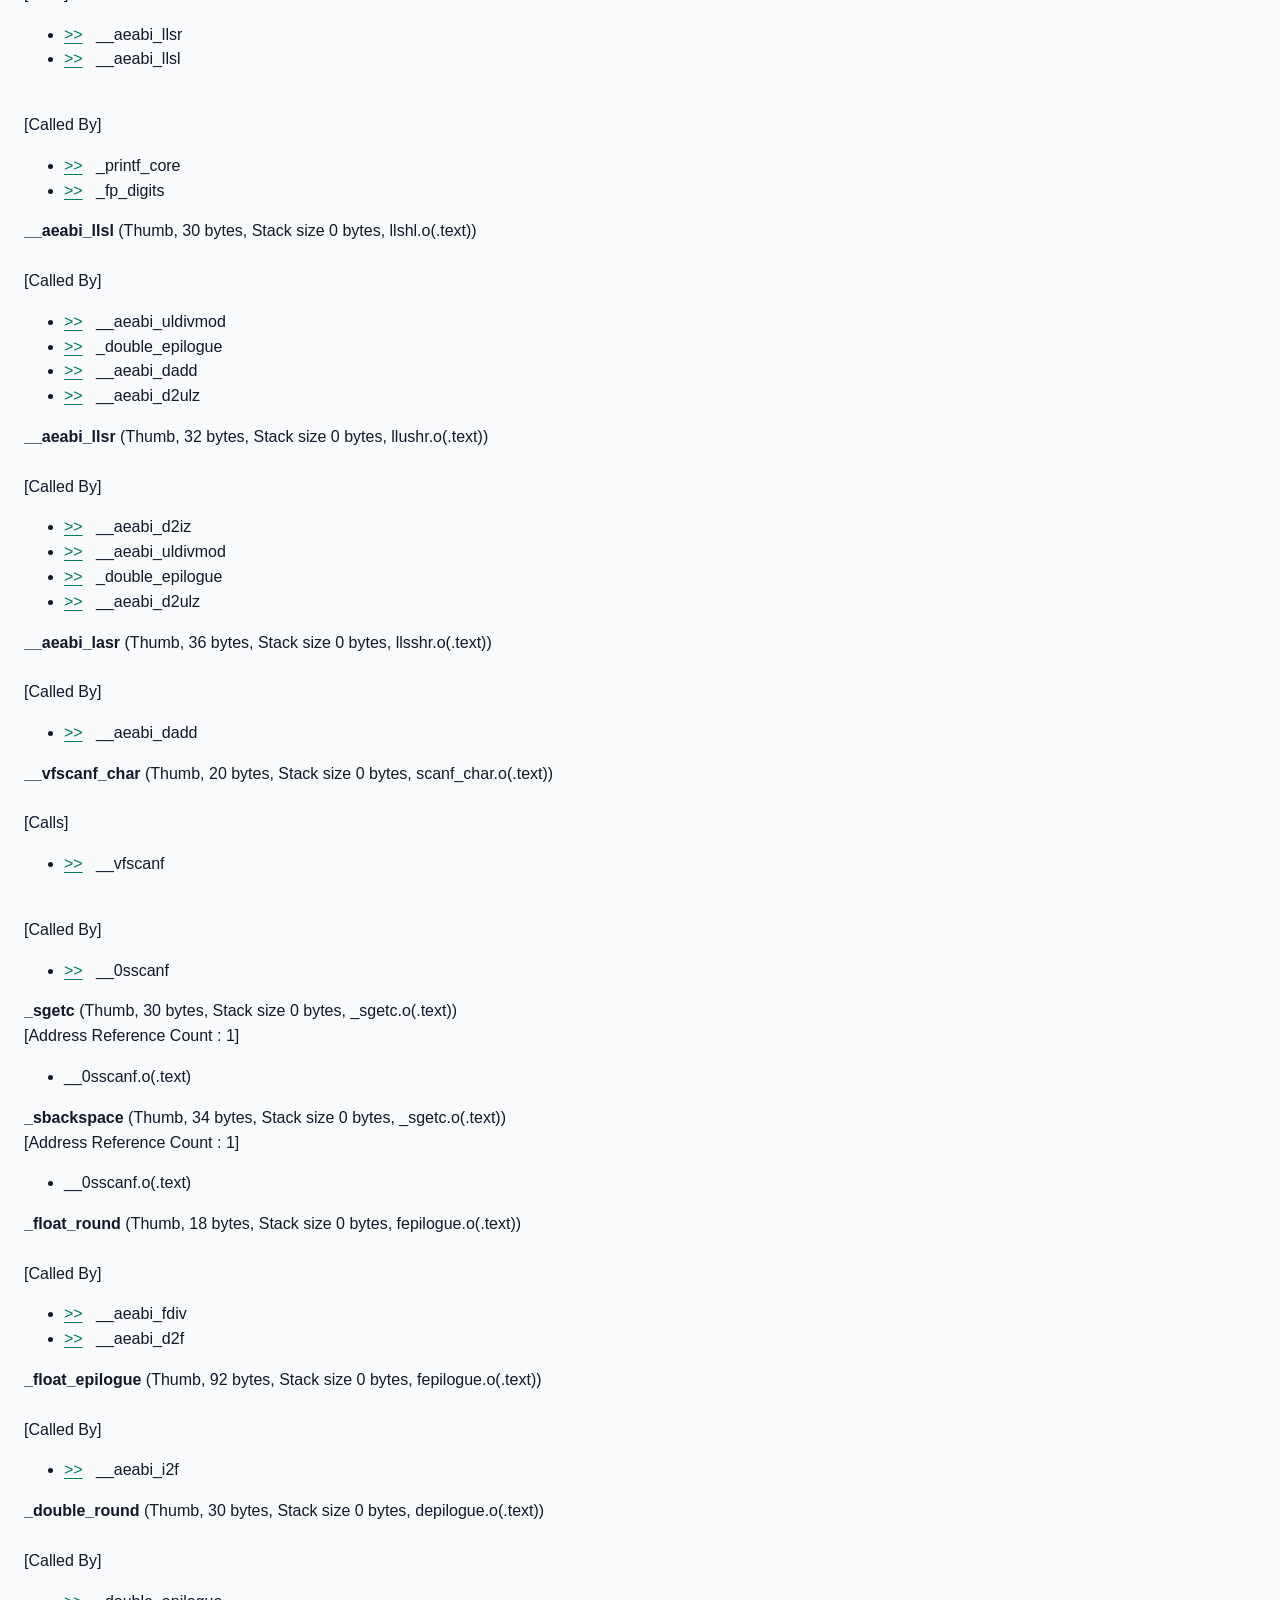
<file: docs/html/smart-cushion-stm32-callgraph/index.html>
﻿<!doctype html public "-//w3c//dtd html 4.0 transitional//en">
<html><head>
<title>Static Call Graph - [..\obj\test.axf]</title><style id="cv-doc-reader-style">
  html { background: #f8fafc !important; color: #111827 !important; }
  body { margin: 0 !important; padding: 24px !important; background: #f8fafc !important; color: #111827 !important; font-family: Inter, "Segoe UI", Arial, sans-serif !important; line-height: 1.55 !important; }
  h1, h2, h3, h4 { color: #111827 !important; line-height: 1.25 !important; }
  a { color: #047857 !important; text-decoration-thickness: 1px !important; text-underline-offset: 3px !important; }
  table { width: 100% !important; border-collapse: collapse !important; margin: 16px auto !important; background: #ffffff !important; color: #111827 !important; }
  th, td { border: 1px solid #cbd5e1 !important; padding: 8px 10px !important; vertical-align: top !important; color: #111827 !important; }
  th { background: #e2e8f0 !important; font-weight: 700 !important; }
  tr:nth-child(even) td { background: #f8fafc !important; }
  pre, code { color: #064e3b !important; background: #ecfdf5 !important; border-radius: 6px !important; }
  pre { padding: 12px !important; overflow: auto !important; border: 1px solid #bbf7d0 !important; }
  img { display: block !important; max-width: 100% !important; height: auto !important; margin: 16px auto !important; }
</style>
</head>
<body><HR>
<H1>Static Call Graph for image ..\obj\test.axf</H1><HR>
<BR><P>#&#060CALLGRAPH&#062# ARM Linker, 5060300: Last Updated: Fri Sep 30 06:10:02 2022
<BR><P>
<H3>Maximum Stack Usage =          0 bytes + Unknown(Cycles, Untraceable Function Pointers)</H3><H3>
Call chain for Maximum Stack Depth:</H3>

<P>
<H3>
Mutually Recursive functions
</H3> <LI><a href="#[1c]">ADC1_2_IRQHandler</a>&nbsp;&nbsp;&nbsp;&rArr;&nbsp;&nbsp;&nbsp;<a href="#[1c]">ADC1_2_IRQHandler</a><BR>
 <LI><a href="#[c5]">print_object</a>&nbsp;&nbsp;&nbsp;&rArr;&nbsp;&nbsp;&nbsp;<a href="#[be]">print_value</a><BR>
 <LI><a href="#[c0]">print_array</a>&nbsp;&nbsp;&nbsp;&rArr;&nbsp;&nbsp;&nbsp;<a href="#[be]">print_value</a><BR>
 <LI><a href="#[9c]">cJSON_Delete</a>&nbsp;&nbsp;&nbsp;&rArr;&nbsp;&nbsp;&nbsp;<a href="#[9c]">cJSON_Delete</a><BR>
</UL>
<P>
<H3>
Function Pointers
</H3><UL>
 <LI><a href="#[1c]">ADC1_2_IRQHandler</a> from startup_stm32f10x_hd.o(.text) referenced from startup_stm32f10x_hd.o(RESET)
 <LI><a href="#[39]">ADC3_IRQHandler</a> from startup_stm32f10x_hd.o(.text) referenced from startup_stm32f10x_hd.o(RESET)
 <LI><a href="#[4]">BusFault_Handler</a> from stm32f10x_it.o(i.BusFault_Handler) referenced from startup_stm32f10x_hd.o(RESET)
 <LI><a href="#[1f]">CAN1_RX1_IRQHandler</a> from startup_stm32f10x_hd.o(.text) referenced from startup_stm32f10x_hd.o(RESET)
 <LI><a href="#[20]">CAN1_SCE_IRQHandler</a> from startup_stm32f10x_hd.o(.text) referenced from startup_stm32f10x_hd.o(RESET)
 <LI><a href="#[15]">DMA1_Channel1_IRQHandler</a> from startup_stm32f10x_hd.o(.text) referenced from startup_stm32f10x_hd.o(RESET)
 <LI><a href="#[16]">DMA1_Channel2_IRQHandler</a> from startup_stm32f10x_hd.o(.text) referenced from startup_stm32f10x_hd.o(RESET)
 <LI><a href="#[17]">DMA1_Channel3_IRQHandler</a> from startup_stm32f10x_hd.o(.text) referenced from startup_stm32f10x_hd.o(RESET)
 <LI><a href="#[18]">DMA1_Channel4_IRQHandler</a> from startup_stm32f10x_hd.o(.text) referenced from startup_stm32f10x_hd.o(RESET)
 <LI><a href="#[19]">DMA1_Channel5_IRQHandler</a> from startup_stm32f10x_hd.o(.text) referenced from startup_stm32f10x_hd.o(RESET)
 <LI><a href="#[1a]">DMA1_Channel6_IRQHandler</a> from startup_stm32f10x_hd.o(.text) referenced from startup_stm32f10x_hd.o(RESET)
 <LI><a href="#[1b]">DMA1_Channel7_IRQHandler</a> from startup_stm32f10x_hd.o(.text) referenced from startup_stm32f10x_hd.o(RESET)
 <LI><a href="#[42]">DMA2_Channel1_IRQHandler</a> from startup_stm32f10x_hd.o(.text) referenced from startup_stm32f10x_hd.o(RESET)
 <LI><a href="#[43]">DMA2_Channel2_IRQHandler</a> from startup_stm32f10x_hd.o(.text) referenced from startup_stm32f10x_hd.o(RESET)
 <LI><a href="#[44]">DMA2_Channel3_IRQHandler</a> from startup_stm32f10x_hd.o(.text) referenced from startup_stm32f10x_hd.o(RESET)
 <LI><a href="#[45]">DMA2_Channel4_5_IRQHandler</a> from startup_stm32f10x_hd.o(.text) referenced from startup_stm32f10x_hd.o(RESET)
 <LI><a href="#[7]">DebugMon_Handler</a> from stm32f10x_it.o(i.DebugMon_Handler) referenced from startup_stm32f10x_hd.o(RESET)
 <LI><a href="#[10]">EXTI0_IRQHandler</a> from startup_stm32f10x_hd.o(.text) referenced from startup_stm32f10x_hd.o(RESET)
 <LI><a href="#[32]">EXTI15_10_IRQHandler</a> from startup_stm32f10x_hd.o(.text) referenced from startup_stm32f10x_hd.o(RESET)
 <LI><a href="#[11]">EXTI1_IRQHandler</a> from startup_stm32f10x_hd.o(.text) referenced from startup_stm32f10x_hd.o(RESET)
 <LI><a href="#[12]">EXTI2_IRQHandler</a> from startup_stm32f10x_hd.o(.text) referenced from startup_stm32f10x_hd.o(RESET)
 <LI><a href="#[13]">EXTI3_IRQHandler</a> from startup_stm32f10x_hd.o(.text) referenced from startup_stm32f10x_hd.o(RESET)
 <LI><a href="#[14]">EXTI4_IRQHandler</a> from startup_stm32f10x_hd.o(.text) referenced from startup_stm32f10x_hd.o(RESET)
 <LI><a href="#[21]">EXTI9_5_IRQHandler</a> from startup_stm32f10x_hd.o(.text) referenced from startup_stm32f10x_hd.o(RESET)
 <LI><a href="#[e]">FLASH_IRQHandler</a> from startup_stm32f10x_hd.o(.text) referenced from startup_stm32f10x_hd.o(RESET)
 <LI><a href="#[3a]">FSMC_IRQHandler</a> from startup_stm32f10x_hd.o(.text) referenced from startup_stm32f10x_hd.o(RESET)
 <LI><a href="#[2]">HardFault_Handler</a> from stm32f10x_it.o(i.HardFault_Handler) referenced from startup_stm32f10x_hd.o(RESET)
 <LI><a href="#[2a]">I2C1_ER_IRQHandler</a> from startup_stm32f10x_hd.o(.text) referenced from startup_stm32f10x_hd.o(RESET)
 <LI><a href="#[29]">I2C1_EV_IRQHandler</a> from startup_stm32f10x_hd.o(.text) referenced from startup_stm32f10x_hd.o(RESET)
 <LI><a href="#[2c]">I2C2_ER_IRQHandler</a> from startup_stm32f10x_hd.o(.text) referenced from startup_stm32f10x_hd.o(RESET)
 <LI><a href="#[2b]">I2C2_EV_IRQHandler</a> from startup_stm32f10x_hd.o(.text) referenced from startup_stm32f10x_hd.o(RESET)
 <LI><a href="#[3]">MemManage_Handler</a> from stm32f10x_it.o(i.MemManage_Handler) referenced from startup_stm32f10x_hd.o(RESET)
 <LI><a href="#[1]">NMI_Handler</a> from stm32f10x_it.o(i.NMI_Handler) referenced from startup_stm32f10x_hd.o(RESET)
 <LI><a href="#[b]">PVD_IRQHandler</a> from startup_stm32f10x_hd.o(.text) referenced from startup_stm32f10x_hd.o(RESET)
 <LI><a href="#[8]">PendSV_Handler</a> from stm32f10x_it.o(i.PendSV_Handler) referenced from startup_stm32f10x_hd.o(RESET)
 <LI><a href="#[f]">RCC_IRQHandler</a> from startup_stm32f10x_hd.o(.text) referenced from startup_stm32f10x_hd.o(RESET)
 <LI><a href="#[33]">RTCAlarm_IRQHandler</a> from startup_stm32f10x_hd.o(.text) referenced from startup_stm32f10x_hd.o(RESET)
 <LI><a href="#[d]">RTC_IRQHandler</a> from startup_stm32f10x_hd.o(.text) referenced from startup_stm32f10x_hd.o(RESET)
 <LI><a href="#[0]">Reset_Handler</a> from startup_stm32f10x_hd.o(.text) referenced from startup_stm32f10x_hd.o(RESET)
 <LI><a href="#[3b]">SDIO_IRQHandler</a> from startup_stm32f10x_hd.o(.text) referenced from startup_stm32f10x_hd.o(RESET)
 <LI><a href="#[2d]">SPI1_IRQHandler</a> from startup_stm32f10x_hd.o(.text) referenced from startup_stm32f10x_hd.o(RESET)
 <LI><a href="#[2e]">SPI2_IRQHandler</a> from startup_stm32f10x_hd.o(.text) referenced from startup_stm32f10x_hd.o(RESET)
 <LI><a href="#[3d]">SPI3_IRQHandler</a> from startup_stm32f10x_hd.o(.text) referenced from startup_stm32f10x_hd.o(RESET)
 <LI><a href="#[6]">SVC_Handler</a> from stm32f10x_it.o(i.SVC_Handler) referenced from startup_stm32f10x_hd.o(RESET)
 <LI><a href="#[9]">SysTick_Handler</a> from stm32f10x_it.o(i.SysTick_Handler) referenced from startup_stm32f10x_hd.o(RESET)
 <LI><a href="#[47]">SystemInit</a> from system_stm32f10x.o(i.SystemInit) referenced from startup_stm32f10x_hd.o(.text)
 <LI><a href="#[c]">TAMPER_IRQHandler</a> from startup_stm32f10x_hd.o(.text) referenced from startup_stm32f10x_hd.o(RESET)
 <LI><a href="#[22]">TIM1_BRK_IRQHandler</a> from startup_stm32f10x_hd.o(.text) referenced from startup_stm32f10x_hd.o(RESET)
 <LI><a href="#[25]">TIM1_CC_IRQHandler</a> from startup_stm32f10x_hd.o(.text) referenced from startup_stm32f10x_hd.o(RESET)
 <LI><a href="#[24]">TIM1_TRG_COM_IRQHandler</a> from startup_stm32f10x_hd.o(.text) referenced from startup_stm32f10x_hd.o(RESET)
 <LI><a href="#[23]">TIM1_UP_IRQHandler</a> from startup_stm32f10x_hd.o(.text) referenced from startup_stm32f10x_hd.o(RESET)
 <LI><a href="#[26]">TIM2_IRQHandler</a> from startup_stm32f10x_hd.o(.text) referenced from startup_stm32f10x_hd.o(RESET)
 <LI><a href="#[27]">TIM3_IRQHandler</a> from startup_stm32f10x_hd.o(.text) referenced from startup_stm32f10x_hd.o(RESET)
 <LI><a href="#[28]">TIM4_IRQHandler</a> from startup_stm32f10x_hd.o(.text) referenced from startup_stm32f10x_hd.o(RESET)
 <LI><a href="#[3c]">TIM5_IRQHandler</a> from startup_stm32f10x_hd.o(.text) referenced from startup_stm32f10x_hd.o(RESET)
 <LI><a href="#[40]">TIM6_IRQHandler</a> from startup_stm32f10x_hd.o(.text) referenced from startup_stm32f10x_hd.o(RESET)
 <LI><a href="#[41]">TIM7_IRQHandler</a> from startup_stm32f10x_hd.o(.text) referenced from startup_stm32f10x_hd.o(RESET)
 <LI><a href="#[35]">TIM8_BRK_IRQHandler</a> from startup_stm32f10x_hd.o(.text) referenced from startup_stm32f10x_hd.o(RESET)
 <LI><a href="#[38]">TIM8_CC_IRQHandler</a> from startup_stm32f10x_hd.o(.text) referenced from startup_stm32f10x_hd.o(RESET)
 <LI><a href="#[37]">TIM8_TRG_COM_IRQHandler</a> from startup_stm32f10x_hd.o(.text) referenced from startup_stm32f10x_hd.o(RESET)
 <LI><a href="#[36]">TIM8_UP_IRQHandler</a> from startup_stm32f10x_hd.o(.text) referenced from startup_stm32f10x_hd.o(RESET)
 <LI><a href="#[3e]">UART4_IRQHandler</a> from startup_stm32f10x_hd.o(.text) referenced from startup_stm32f10x_hd.o(RESET)
 <LI><a href="#[3f]">UART5_IRQHandler</a> from startup_stm32f10x_hd.o(.text) referenced from startup_stm32f10x_hd.o(RESET)
 <LI><a href="#[2f]">USART1_IRQHandler</a> from startup_stm32f10x_hd.o(.text) referenced from startup_stm32f10x_hd.o(RESET)
 <LI><a href="#[30]">USART2_IRQHandler</a> from startup_stm32f10x_hd.o(.text) referenced from startup_stm32f10x_hd.o(RESET)
 <LI><a href="#[31]">USART3_IRQHandler</a> from main.o(i.USART3_IRQHandler) referenced from startup_stm32f10x_hd.o(RESET)
 <LI><a href="#[34]">USBWakeUp_IRQHandler</a> from startup_stm32f10x_hd.o(.text) referenced from startup_stm32f10x_hd.o(RESET)
 <LI><a href="#[1d]">USB_HP_CAN1_TX_IRQHandler</a> from startup_stm32f10x_hd.o(.text) referenced from startup_stm32f10x_hd.o(RESET)
 <LI><a href="#[1e]">USB_LP_CAN1_RX0_IRQHandler</a> from startup_stm32f10x_hd.o(.text) referenced from startup_stm32f10x_hd.o(RESET)
 <LI><a href="#[5]">UsageFault_Handler</a> from stm32f10x_it.o(i.UsageFault_Handler) referenced from startup_stm32f10x_hd.o(RESET)
 <LI><a href="#[a]">WWDG_IRQHandler</a> from startup_stm32f10x_hd.o(.text) referenced from startup_stm32f10x_hd.o(RESET)
 <LI><a href="#[48]">__main</a> from entry.o(.ARM.Collect$$$$00000000) referenced from startup_stm32f10x_hd.o(.text)
 <LI><a href="#[4a]">_sbackspace</a> from _sgetc.o(.text) referenced from __0sscanf.o(.text)
 <LI><a href="#[4b]">_scanf_char_input</a> from scanf_char.o(.text) referenced from scanf_char.o(.text)
 <LI><a href="#[49]">_sgetc</a> from _sgetc.o(.text) referenced from __0sscanf.o(.text)
 <LI><a href="#[4e]">_sputc</a> from printfa.o(i._sputc) referenced from printfa.o(i.__0sprintf)
 <LI><a href="#[4d]">fputc</a> from main.o(i.fputc) referenced from printfa.o(i.__0printf)
 <LI><a href="#[50]">free</a> from mallocr.o(i.__free$realloc) referenced from myjson.o(.data)
 <LI><a href="#[4c]">isspace</a> from isspace_c.o(.text) referenced from scanf_char.o(.text)
 <LI><a href="#[46]">main</a> from main.o(i.main) referenced from entry9a.o(.ARM.Collect$$$$0000000B)
 <LI><a href="#[4f]">malloc</a> from mallocr.o(i.__malloc$realloc) referenced from myjson.o(.data)
 <LI><a href="#[51]">realloc</a> from mallocr.o(i.realloc) referenced from myjson.o(.data)
</UL>
<P>
<H3>
Global Symbols
</H3>
<P><STRONG><a name="[48]"></a>__main</STRONG> (Thumb, 0 bytes, Stack size 0 bytes, entry.o(.ARM.Collect$$$$00000000))
<BR>[Address Reference Count : 1]<UL><LI> startup_stm32f10x_hd.o(.text)
</UL>
<P><STRONG><a name="[52]"></a>_main_scatterload</STRONG> (Thumb, 0 bytes, Stack size 0 bytes, entry5.o(.ARM.Collect$$$$00000004))
<BR><BR>[Calls]<UL><LI><a href="#[53]">&gt;&gt;</a>&nbsp;&nbsp;&nbsp;__scatterload
</UL>

<P><STRONG><a name="[71]"></a>__main_after_scatterload</STRONG> (Thumb, 0 bytes, Stack size 0 bytes, entry5.o(.ARM.Collect$$$$00000004))
<BR><BR>[Called By]<UL><LI><a href="#[53]">&gt;&gt;</a>&nbsp;&nbsp;&nbsp;__scatterload
</UL>

<P><STRONG><a name="[0]"></a>Reset_Handler</STRONG> (Thumb, 8 bytes, Stack size 0 bytes, startup_stm32f10x_hd.o(.text))
<BR>[Address Reference Count : 1]<UL><LI> startup_stm32f10x_hd.o(RESET)
</UL>
<P><STRONG><a name="[1c]"></a>ADC1_2_IRQHandler</STRONG> (Thumb, 0 bytes, Stack size 0 bytes, startup_stm32f10x_hd.o(.text))
<BR><BR>[Calls]<UL><LI><a href="#[1c]">&gt;&gt;</a>&nbsp;&nbsp;&nbsp;ADC1_2_IRQHandler
</UL>
<BR>[Called By]<UL><LI><a href="#[1c]">&gt;&gt;</a>&nbsp;&nbsp;&nbsp;ADC1_2_IRQHandler
</UL>
<BR>[Address Reference Count : 1]<UL><LI> startup_stm32f10x_hd.o(RESET)
</UL>
<P><STRONG><a name="[39]"></a>ADC3_IRQHandler</STRONG> (Thumb, 0 bytes, Stack size 0 bytes, startup_stm32f10x_hd.o(.text))
<BR>[Address Reference Count : 1]<UL><LI> startup_stm32f10x_hd.o(RESET)
</UL>
<P><STRONG><a name="[1f]"></a>CAN1_RX1_IRQHandler</STRONG> (Thumb, 0 bytes, Stack size 0 bytes, startup_stm32f10x_hd.o(.text))
<BR>[Address Reference Count : 1]<UL><LI> startup_stm32f10x_hd.o(RESET)
</UL>
<P><STRONG><a name="[20]"></a>CAN1_SCE_IRQHandler</STRONG> (Thumb, 0 bytes, Stack size 0 bytes, startup_stm32f10x_hd.o(.text))
<BR>[Address Reference Count : 1]<UL><LI> startup_stm32f10x_hd.o(RESET)
</UL>
<P><STRONG><a name="[15]"></a>DMA1_Channel1_IRQHandler</STRONG> (Thumb, 0 bytes, Stack size 0 bytes, startup_stm32f10x_hd.o(.text))
<BR>[Address Reference Count : 1]<UL><LI> startup_stm32f10x_hd.o(RESET)
</UL>
<P><STRONG><a name="[16]"></a>DMA1_Channel2_IRQHandler</STRONG> (Thumb, 0 bytes, Stack size 0 bytes, startup_stm32f10x_hd.o(.text))
<BR>[Address Reference Count : 1]<UL><LI> startup_stm32f10x_hd.o(RESET)
</UL>
<P><STRONG><a name="[17]"></a>DMA1_Channel3_IRQHandler</STRONG> (Thumb, 0 bytes, Stack size 0 bytes, startup_stm32f10x_hd.o(.text))
<BR>[Address Reference Count : 1]<UL><LI> startup_stm32f10x_hd.o(RESET)
</UL>
<P><STRONG><a name="[18]"></a>DMA1_Channel4_IRQHandler</STRONG> (Thumb, 0 bytes, Stack size 0 bytes, startup_stm32f10x_hd.o(.text))
<BR>[Address Reference Count : 1]<UL><LI> startup_stm32f10x_hd.o(RESET)
</UL>
<P><STRONG><a name="[19]"></a>DMA1_Channel5_IRQHandler</STRONG> (Thumb, 0 bytes, Stack size 0 bytes, startup_stm32f10x_hd.o(.text))
<BR>[Address Reference Count : 1]<UL><LI> startup_stm32f10x_hd.o(RESET)
</UL>
<P><STRONG><a name="[1a]"></a>DMA1_Channel6_IRQHandler</STRONG> (Thumb, 0 bytes, Stack size 0 bytes, startup_stm32f10x_hd.o(.text))
<BR>[Address Reference Count : 1]<UL><LI> startup_stm32f10x_hd.o(RESET)
</UL>
<P><STRONG><a name="[1b]"></a>DMA1_Channel7_IRQHandler</STRONG> (Thumb, 0 bytes, Stack size 0 bytes, startup_stm32f10x_hd.o(.text))
<BR>[Address Reference Count : 1]<UL><LI> startup_stm32f10x_hd.o(RESET)
</UL>
<P><STRONG><a name="[42]"></a>DMA2_Channel1_IRQHandler</STRONG> (Thumb, 0 bytes, Stack size 0 bytes, startup_stm32f10x_hd.o(.text))
<BR>[Address Reference Count : 1]<UL><LI> startup_stm32f10x_hd.o(RESET)
</UL>
<P><STRONG><a name="[43]"></a>DMA2_Channel2_IRQHandler</STRONG> (Thumb, 0 bytes, Stack size 0 bytes, startup_stm32f10x_hd.o(.text))
<BR>[Address Reference Count : 1]<UL><LI> startup_stm32f10x_hd.o(RESET)
</UL>
<P><STRONG><a name="[44]"></a>DMA2_Channel3_IRQHandler</STRONG> (Thumb, 0 bytes, Stack size 0 bytes, startup_stm32f10x_hd.o(.text))
<BR>[Address Reference Count : 1]<UL><LI> startup_stm32f10x_hd.o(RESET)
</UL>
<P><STRONG><a name="[45]"></a>DMA2_Channel4_5_IRQHandler</STRONG> (Thumb, 0 bytes, Stack size 0 bytes, startup_stm32f10x_hd.o(.text))
<BR>[Address Reference Count : 1]<UL><LI> startup_stm32f10x_hd.o(RESET)
</UL>
<P><STRONG><a name="[10]"></a>EXTI0_IRQHandler</STRONG> (Thumb, 0 bytes, Stack size 0 bytes, startup_stm32f10x_hd.o(.text))
<BR>[Address Reference Count : 1]<UL><LI> startup_stm32f10x_hd.o(RESET)
</UL>
<P><STRONG><a name="[32]"></a>EXTI15_10_IRQHandler</STRONG> (Thumb, 0 bytes, Stack size 0 bytes, startup_stm32f10x_hd.o(.text))
<BR>[Address Reference Count : 1]<UL><LI> startup_stm32f10x_hd.o(RESET)
</UL>
<P><STRONG><a name="[11]"></a>EXTI1_IRQHandler</STRONG> (Thumb, 0 bytes, Stack size 0 bytes, startup_stm32f10x_hd.o(.text))
<BR>[Address Reference Count : 1]<UL><LI> startup_stm32f10x_hd.o(RESET)
</UL>
<P><STRONG><a name="[12]"></a>EXTI2_IRQHandler</STRONG> (Thumb, 0 bytes, Stack size 0 bytes, startup_stm32f10x_hd.o(.text))
<BR>[Address Reference Count : 1]<UL><LI> startup_stm32f10x_hd.o(RESET)
</UL>
<P><STRONG><a name="[13]"></a>EXTI3_IRQHandler</STRONG> (Thumb, 0 bytes, Stack size 0 bytes, startup_stm32f10x_hd.o(.text))
<BR>[Address Reference Count : 1]<UL><LI> startup_stm32f10x_hd.o(RESET)
</UL>
<P><STRONG><a name="[14]"></a>EXTI4_IRQHandler</STRONG> (Thumb, 0 bytes, Stack size 0 bytes, startup_stm32f10x_hd.o(.text))
<BR>[Address Reference Count : 1]<UL><LI> startup_stm32f10x_hd.o(RESET)
</UL>
<P><STRONG><a name="[21]"></a>EXTI9_5_IRQHandler</STRONG> (Thumb, 0 bytes, Stack size 0 bytes, startup_stm32f10x_hd.o(.text))
<BR>[Address Reference Count : 1]<UL><LI> startup_stm32f10x_hd.o(RESET)
</UL>
<P><STRONG><a name="[e]"></a>FLASH_IRQHandler</STRONG> (Thumb, 0 bytes, Stack size 0 bytes, startup_stm32f10x_hd.o(.text))
<BR>[Address Reference Count : 1]<UL><LI> startup_stm32f10x_hd.o(RESET)
</UL>
<P><STRONG><a name="[3a]"></a>FSMC_IRQHandler</STRONG> (Thumb, 0 bytes, Stack size 0 bytes, startup_stm32f10x_hd.o(.text))
<BR>[Address Reference Count : 1]<UL><LI> startup_stm32f10x_hd.o(RESET)
</UL>
<P><STRONG><a name="[2a]"></a>I2C1_ER_IRQHandler</STRONG> (Thumb, 0 bytes, Stack size 0 bytes, startup_stm32f10x_hd.o(.text))
<BR>[Address Reference Count : 1]<UL><LI> startup_stm32f10x_hd.o(RESET)
</UL>
<P><STRONG><a name="[29]"></a>I2C1_EV_IRQHandler</STRONG> (Thumb, 0 bytes, Stack size 0 bytes, startup_stm32f10x_hd.o(.text))
<BR>[Address Reference Count : 1]<UL><LI> startup_stm32f10x_hd.o(RESET)
</UL>
<P><STRONG><a name="[2c]"></a>I2C2_ER_IRQHandler</STRONG> (Thumb, 0 bytes, Stack size 0 bytes, startup_stm32f10x_hd.o(.text))
<BR>[Address Reference Count : 1]<UL><LI> startup_stm32f10x_hd.o(RESET)
</UL>
<P><STRONG><a name="[2b]"></a>I2C2_EV_IRQHandler</STRONG> (Thumb, 0 bytes, Stack size 0 bytes, startup_stm32f10x_hd.o(.text))
<BR>[Address Reference Count : 1]<UL><LI> startup_stm32f10x_hd.o(RESET)
</UL>
<P><STRONG><a name="[b]"></a>PVD_IRQHandler</STRONG> (Thumb, 0 bytes, Stack size 0 bytes, startup_stm32f10x_hd.o(.text))
<BR>[Address Reference Count : 1]<UL><LI> startup_stm32f10x_hd.o(RESET)
</UL>
<P><STRONG><a name="[f]"></a>RCC_IRQHandler</STRONG> (Thumb, 0 bytes, Stack size 0 bytes, startup_stm32f10x_hd.o(.text))
<BR>[Address Reference Count : 1]<UL><LI> startup_stm32f10x_hd.o(RESET)
</UL>
<P><STRONG><a name="[33]"></a>RTCAlarm_IRQHandler</STRONG> (Thumb, 0 bytes, Stack size 0 bytes, startup_stm32f10x_hd.o(.text))
<BR>[Address Reference Count : 1]<UL><LI> startup_stm32f10x_hd.o(RESET)
</UL>
<P><STRONG><a name="[d]"></a>RTC_IRQHandler</STRONG> (Thumb, 0 bytes, Stack size 0 bytes, startup_stm32f10x_hd.o(.text))
<BR>[Address Reference Count : 1]<UL><LI> startup_stm32f10x_hd.o(RESET)
</UL>
<P><STRONG><a name="[3b]"></a>SDIO_IRQHandler</STRONG> (Thumb, 0 bytes, Stack size 0 bytes, startup_stm32f10x_hd.o(.text))
<BR>[Address Reference Count : 1]<UL><LI> startup_stm32f10x_hd.o(RESET)
</UL>
<P><STRONG><a name="[2d]"></a>SPI1_IRQHandler</STRONG> (Thumb, 0 bytes, Stack size 0 bytes, startup_stm32f10x_hd.o(.text))
<BR>[Address Reference Count : 1]<UL><LI> startup_stm32f10x_hd.o(RESET)
</UL>
<P><STRONG><a name="[2e]"></a>SPI2_IRQHandler</STRONG> (Thumb, 0 bytes, Stack size 0 bytes, startup_stm32f10x_hd.o(.text))
<BR>[Address Reference Count : 1]<UL><LI> startup_stm32f10x_hd.o(RESET)
</UL>
<P><STRONG><a name="[3d]"></a>SPI3_IRQHandler</STRONG> (Thumb, 0 bytes, Stack size 0 bytes, startup_stm32f10x_hd.o(.text))
<BR>[Address Reference Count : 1]<UL><LI> startup_stm32f10x_hd.o(RESET)
</UL>
<P><STRONG><a name="[c]"></a>TAMPER_IRQHandler</STRONG> (Thumb, 0 bytes, Stack size 0 bytes, startup_stm32f10x_hd.o(.text))
<BR>[Address Reference Count : 1]<UL><LI> startup_stm32f10x_hd.o(RESET)
</UL>
<P><STRONG><a name="[22]"></a>TIM1_BRK_IRQHandler</STRONG> (Thumb, 0 bytes, Stack size 0 bytes, startup_stm32f10x_hd.o(.text))
<BR>[Address Reference Count : 1]<UL><LI> startup_stm32f10x_hd.o(RESET)
</UL>
<P><STRONG><a name="[25]"></a>TIM1_CC_IRQHandler</STRONG> (Thumb, 0 bytes, Stack size 0 bytes, startup_stm32f10x_hd.o(.text))
<BR>[Address Reference Count : 1]<UL><LI> startup_stm32f10x_hd.o(RESET)
</UL>
<P><STRONG><a name="[24]"></a>TIM1_TRG_COM_IRQHandler</STRONG> (Thumb, 0 bytes, Stack size 0 bytes, startup_stm32f10x_hd.o(.text))
<BR>[Address Reference Count : 1]<UL><LI> startup_stm32f10x_hd.o(RESET)
</UL>
<P><STRONG><a name="[23]"></a>TIM1_UP_IRQHandler</STRONG> (Thumb, 0 bytes, Stack size 0 bytes, startup_stm32f10x_hd.o(.text))
<BR>[Address Reference Count : 1]<UL><LI> startup_stm32f10x_hd.o(RESET)
</UL>
<P><STRONG><a name="[26]"></a>TIM2_IRQHandler</STRONG> (Thumb, 0 bytes, Stack size 0 bytes, startup_stm32f10x_hd.o(.text))
<BR>[Address Reference Count : 1]<UL><LI> startup_stm32f10x_hd.o(RESET)
</UL>
<P><STRONG><a name="[27]"></a>TIM3_IRQHandler</STRONG> (Thumb, 0 bytes, Stack size 0 bytes, startup_stm32f10x_hd.o(.text))
<BR>[Address Reference Count : 1]<UL><LI> startup_stm32f10x_hd.o(RESET)
</UL>
<P><STRONG><a name="[28]"></a>TIM4_IRQHandler</STRONG> (Thumb, 0 bytes, Stack size 0 bytes, startup_stm32f10x_hd.o(.text))
<BR>[Address Reference Count : 1]<UL><LI> startup_stm32f10x_hd.o(RESET)
</UL>
<P><STRONG><a name="[3c]"></a>TIM5_IRQHandler</STRONG> (Thumb, 0 bytes, Stack size 0 bytes, startup_stm32f10x_hd.o(.text))
<BR>[Address Reference Count : 1]<UL><LI> startup_stm32f10x_hd.o(RESET)
</UL>
<P><STRONG><a name="[40]"></a>TIM6_IRQHandler</STRONG> (Thumb, 0 bytes, Stack size 0 bytes, startup_stm32f10x_hd.o(.text))
<BR>[Address Reference Count : 1]<UL><LI> startup_stm32f10x_hd.o(RESET)
</UL>
<P><STRONG><a name="[41]"></a>TIM7_IRQHandler</STRONG> (Thumb, 0 bytes, Stack size 0 bytes, startup_stm32f10x_hd.o(.text))
<BR>[Address Reference Count : 1]<UL><LI> startup_stm32f10x_hd.o(RESET)
</UL>
<P><STRONG><a name="[35]"></a>TIM8_BRK_IRQHandler</STRONG> (Thumb, 0 bytes, Stack size 0 bytes, startup_stm32f10x_hd.o(.text))
<BR>[Address Reference Count : 1]<UL><LI> startup_stm32f10x_hd.o(RESET)
</UL>
<P><STRONG><a name="[38]"></a>TIM8_CC_IRQHandler</STRONG> (Thumb, 0 bytes, Stack size 0 bytes, startup_stm32f10x_hd.o(.text))
<BR>[Address Reference Count : 1]<UL><LI> startup_stm32f10x_hd.o(RESET)
</UL>
<P><STRONG><a name="[37]"></a>TIM8_TRG_COM_IRQHandler</STRONG> (Thumb, 0 bytes, Stack size 0 bytes, startup_stm32f10x_hd.o(.text))
<BR>[Address Reference Count : 1]<UL><LI> startup_stm32f10x_hd.o(RESET)
</UL>
<P><STRONG><a name="[36]"></a>TIM8_UP_IRQHandler</STRONG> (Thumb, 0 bytes, Stack size 0 bytes, startup_stm32f10x_hd.o(.text))
<BR>[Address Reference Count : 1]<UL><LI> startup_stm32f10x_hd.o(RESET)
</UL>
<P><STRONG><a name="[3e]"></a>UART4_IRQHandler</STRONG> (Thumb, 0 bytes, Stack size 0 bytes, startup_stm32f10x_hd.o(.text))
<BR>[Address Reference Count : 1]<UL><LI> startup_stm32f10x_hd.o(RESET)
</UL>
<P><STRONG><a name="[3f]"></a>UART5_IRQHandler</STRONG> (Thumb, 0 bytes, Stack size 0 bytes, startup_stm32f10x_hd.o(.text))
<BR>[Address Reference Count : 1]<UL><LI> startup_stm32f10x_hd.o(RESET)
</UL>
<P><STRONG><a name="[2f]"></a>USART1_IRQHandler</STRONG> (Thumb, 0 bytes, Stack size 0 bytes, startup_stm32f10x_hd.o(.text))
<BR>[Address Reference Count : 1]<UL><LI> startup_stm32f10x_hd.o(RESET)
</UL>
<P><STRONG><a name="[30]"></a>USART2_IRQHandler</STRONG> (Thumb, 0 bytes, Stack size 0 bytes, startup_stm32f10x_hd.o(.text))
<BR>[Address Reference Count : 1]<UL><LI> startup_stm32f10x_hd.o(RESET)
</UL>
<P><STRONG><a name="[34]"></a>USBWakeUp_IRQHandler</STRONG> (Thumb, 0 bytes, Stack size 0 bytes, startup_stm32f10x_hd.o(.text))
<BR>[Address Reference Count : 1]<UL><LI> startup_stm32f10x_hd.o(RESET)
</UL>
<P><STRONG><a name="[1d]"></a>USB_HP_CAN1_TX_IRQHandler</STRONG> (Thumb, 0 bytes, Stack size 0 bytes, startup_stm32f10x_hd.o(.text))
<BR>[Address Reference Count : 1]<UL><LI> startup_stm32f10x_hd.o(RESET)
</UL>
<P><STRONG><a name="[1e]"></a>USB_LP_CAN1_RX0_IRQHandler</STRONG> (Thumb, 0 bytes, Stack size 0 bytes, startup_stm32f10x_hd.o(.text))
<BR>[Address Reference Count : 1]<UL><LI> startup_stm32f10x_hd.o(RESET)
</UL>
<P><STRONG><a name="[a]"></a>WWDG_IRQHandler</STRONG> (Thumb, 0 bytes, Stack size 0 bytes, startup_stm32f10x_hd.o(.text))
<BR>[Address Reference Count : 1]<UL><LI> startup_stm32f10x_hd.o(RESET)
</UL>
<P><STRONG><a name="[a4]"></a>__aeabi_memcpy</STRONG> (Thumb, 36 bytes, Stack size 0 bytes, memcpya.o(.text))
<BR><BR>[Called By]<UL><LI><a href="#[be]">&gt;&gt;</a>&nbsp;&nbsp;&nbsp;print_value
<LI><a href="#[c6]">&gt;&gt;</a>&nbsp;&nbsp;&nbsp;print_string_ptr
<LI><a href="#[a2]">&gt;&gt;</a>&nbsp;&nbsp;&nbsp;print
<LI><a href="#[af]">&gt;&gt;</a>&nbsp;&nbsp;&nbsp;ensure
<LI><a href="#[99]">&gt;&gt;</a>&nbsp;&nbsp;&nbsp;cJSON_strdup
<LI><a href="#[85]">&gt;&gt;</a>&nbsp;&nbsp;&nbsp;internal_alloc
</UL>

<P><STRONG><a name="[55]"></a>__aeabi_memset</STRONG> (Thumb, 14 bytes, Stack size 0 bytes, memseta.o(.text), UNUSED)
<BR><BR>[Called By]<UL><LI><a href="#[56]">&gt;&gt;</a>&nbsp;&nbsp;&nbsp;_memset$wrapper
<LI><a href="#[54]">&gt;&gt;</a>&nbsp;&nbsp;&nbsp;__aeabi_memclr
</UL>

<P><STRONG><a name="[54]"></a>__aeabi_memclr</STRONG> (Thumb, 4 bytes, Stack size 0 bytes, memseta.o(.text), UNUSED)
<BR><BR>[Calls]<UL><LI><a href="#[55]">&gt;&gt;</a>&nbsp;&nbsp;&nbsp;__aeabi_memset
</UL>

<P><STRONG><a name="[a0]"></a>__aeabi_memclr4</STRONG> (Thumb, 0 bytes, Stack size 0 bytes, memseta.o(.text))
<BR><BR>[Called By]<UL><LI><a href="#[c1]">&gt;&gt;</a>&nbsp;&nbsp;&nbsp;print_number
<LI><a href="#[a2]">&gt;&gt;</a>&nbsp;&nbsp;&nbsp;print
<LI><a href="#[9d]">&gt;&gt;</a>&nbsp;&nbsp;&nbsp;cJSON_New_Item
</UL>

<P><STRONG><a name="[56]"></a>_memset$wrapper</STRONG> (Thumb, 18 bytes, Stack size 0 bytes, memseta.o(.text), UNUSED)
<BR><BR>[Calls]<UL><LI><a href="#[55]">&gt;&gt;</a>&nbsp;&nbsp;&nbsp;__aeabi_memset
</UL>

<P><STRONG><a name="[a3]"></a>strlen</STRONG> (Thumb, 14 bytes, Stack size 0 bytes, strlen.o(.text))
<BR><BR>[Called By]<UL><LI><a href="#[bf]">&gt;&gt;</a>&nbsp;&nbsp;&nbsp;update_offset
<LI><a href="#[be]">&gt;&gt;</a>&nbsp;&nbsp;&nbsp;print_value
<LI><a href="#[99]">&gt;&gt;</a>&nbsp;&nbsp;&nbsp;cJSON_strdup
</UL>

<P><STRONG><a name="[c8]"></a>strcpy</STRONG> (Thumb, 18 bytes, Stack size 0 bytes, strcpy.o(.text))
<BR><BR>[Called By]<UL><LI><a href="#[be]">&gt;&gt;</a>&nbsp;&nbsp;&nbsp;print_value
<LI><a href="#[c6]">&gt;&gt;</a>&nbsp;&nbsp;&nbsp;print_string_ptr
</UL>

<P><STRONG><a name="[57]"></a>__0sscanf</STRONG> (Thumb, 48 bytes, Stack size 0 bytes, __0sscanf.o(.text))
<BR><BR>[Calls]<UL><LI><a href="#[58]">&gt;&gt;</a>&nbsp;&nbsp;&nbsp;__vfscanf_char
</UL>
<BR>[Called By]<UL><LI><a href="#[c1]">&gt;&gt;</a>&nbsp;&nbsp;&nbsp;print_number
</UL>

<P><STRONG><a name="[73]"></a>_scanf_real</STRONG> (Thumb, 0 bytes, Stack size 0 bytes, scanf_fp.o(.text))
<BR><BR>[Called By]<UL><LI><a href="#[6f]">&gt;&gt;</a>&nbsp;&nbsp;&nbsp;__vfscanf
</UL>

<P><STRONG><a name="[5d]"></a>_scanf_really_real</STRONG> (Thumb, 556 bytes, Stack size 0 bytes, scanf_fp.o(.text), UNUSED)
<BR><BR>[Calls]<UL><LI><a href="#[5f]">&gt;&gt;</a>&nbsp;&nbsp;&nbsp;__aeabi_d2f
<LI><a href="#[5e]">&gt;&gt;</a>&nbsp;&nbsp;&nbsp;_is_digit
<LI><a href="#[59]">&gt;&gt;</a>&nbsp;&nbsp;&nbsp;_fp_value
</UL>

<P><STRONG><a name="[60]"></a>__aeabi_fdiv</STRONG> (Thumb, 124 bytes, Stack size 0 bytes, fdiv.o(.text))
<BR><BR>[Calls]<UL><LI><a href="#[61]">&gt;&gt;</a>&nbsp;&nbsp;&nbsp;_float_round
</UL>
<BR>[Called By]<UL><LI><a href="#[b0]">&gt;&gt;</a>&nbsp;&nbsp;&nbsp;fliter
</UL>

<P><STRONG><a name="[62]"></a>__aeabi_dadd</STRONG> (Thumb, 322 bytes, Stack size 0 bytes, dadd.o(.text))
<BR><BR>[Calls]<UL><LI><a href="#[64]">&gt;&gt;</a>&nbsp;&nbsp;&nbsp;__aeabi_lasr
<LI><a href="#[63]">&gt;&gt;</a>&nbsp;&nbsp;&nbsp;__aeabi_llsl
<LI><a href="#[66]">&gt;&gt;</a>&nbsp;&nbsp;&nbsp;_double_round
<LI><a href="#[65]">&gt;&gt;</a>&nbsp;&nbsp;&nbsp;_double_epilogue
</UL>
<BR>[Called By]<UL><LI><a href="#[67]">&gt;&gt;</a>&nbsp;&nbsp;&nbsp;__aeabi_dsub
<LI><a href="#[68]">&gt;&gt;</a>&nbsp;&nbsp;&nbsp;__aeabi_drsub
<LI><a href="#[86]">&gt;&gt;</a>&nbsp;&nbsp;&nbsp;_fp_digits
</UL>

<P><STRONG><a name="[67]"></a>__aeabi_dsub</STRONG> (Thumb, 6 bytes, Stack size 0 bytes, dadd.o(.text))
<BR><BR>[Calls]<UL><LI><a href="#[62]">&gt;&gt;</a>&nbsp;&nbsp;&nbsp;__aeabi_dadd
</UL>
<BR>[Called By]<UL><LI><a href="#[a5]">&gt;&gt;</a>&nbsp;&nbsp;&nbsp;compare_double
</UL>

<P><STRONG><a name="[68]"></a>__aeabi_drsub</STRONG> (Thumb, 6 bytes, Stack size 0 bytes, dadd.o(.text), UNUSED)
<BR><BR>[Calls]<UL><LI><a href="#[62]">&gt;&gt;</a>&nbsp;&nbsp;&nbsp;__aeabi_dadd
</UL>

<P><STRONG><a name="[5b]"></a>__aeabi_dmul</STRONG> (Thumb, 228 bytes, Stack size 0 bytes, dmul.o(.text))
<BR><BR>[Calls]<UL><LI><a href="#[65]">&gt;&gt;</a>&nbsp;&nbsp;&nbsp;_double_epilogue
</UL>
<BR>[Called By]<UL><LI><a href="#[a5]">&gt;&gt;</a>&nbsp;&nbsp;&nbsp;compare_double
<LI><a href="#[b0]">&gt;&gt;</a>&nbsp;&nbsp;&nbsp;fliter
<LI><a href="#[59]">&gt;&gt;</a>&nbsp;&nbsp;&nbsp;_fp_value
<LI><a href="#[86]">&gt;&gt;</a>&nbsp;&nbsp;&nbsp;_fp_digits
</UL>

<P><STRONG><a name="[69]"></a>__aeabi_i2f</STRONG> (Thumb, 18 bytes, Stack size 0 bytes, fflti.o(.text))
<BR><BR>[Calls]<UL><LI><a href="#[6a]">&gt;&gt;</a>&nbsp;&nbsp;&nbsp;_float_epilogue
</UL>
<BR>[Called By]<UL><LI><a href="#[b0]">&gt;&gt;</a>&nbsp;&nbsp;&nbsp;fliter
</UL>

<P><STRONG><a name="[6b]"></a>__aeabi_i2d</STRONG> (Thumb, 34 bytes, Stack size 0 bytes, dflti.o(.text))
<BR><BR>[Calls]<UL><LI><a href="#[65]">&gt;&gt;</a>&nbsp;&nbsp;&nbsp;_double_epilogue
</UL>
<BR>[Called By]<UL><LI><a href="#[c1]">&gt;&gt;</a>&nbsp;&nbsp;&nbsp;print_number
</UL>

<P><STRONG><a name="[6c]"></a>__aeabi_d2iz</STRONG> (Thumb, 62 bytes, Stack size 0 bytes, dfixi.o(.text))
<BR><BR>[Calls]<UL><LI><a href="#[6d]">&gt;&gt;</a>&nbsp;&nbsp;&nbsp;__aeabi_llsr
</UL>
<BR>[Called By]<UL><LI><a href="#[9b]">&gt;&gt;</a>&nbsp;&nbsp;&nbsp;cJSON_CreateNumber
</UL>

<P><STRONG><a name="[a7]"></a>__aeabi_f2d</STRONG> (Thumb, 38 bytes, Stack size 0 bytes, f2d.o(.text))
<BR><BR>[Called By]<UL><LI><a href="#[b0]">&gt;&gt;</a>&nbsp;&nbsp;&nbsp;fliter
<LI><a href="#[a6]">&gt;&gt;</a>&nbsp;&nbsp;&nbsp;data_create
</UL>

<P><STRONG><a name="[c4]"></a>__aeabi_cdcmpeq</STRONG> (Thumb, 0 bytes, Stack size 0 bytes, cdcmple.o(.text))
<BR><BR>[Called By]<UL><LI><a href="#[c1]">&gt;&gt;</a>&nbsp;&nbsp;&nbsp;print_number
</UL>

<P><STRONG><a name="[9e]"></a>__aeabi_cdcmple</STRONG> (Thumb, 48 bytes, Stack size 0 bytes, cdcmple.o(.text))
<BR><BR>[Called By]<UL><LI><a href="#[9b]">&gt;&gt;</a>&nbsp;&nbsp;&nbsp;cJSON_CreateNumber
<LI><a href="#[a5]">&gt;&gt;</a>&nbsp;&nbsp;&nbsp;compare_double
</UL>

<P><STRONG><a name="[87]"></a>__aeabi_cdrcmple</STRONG> (Thumb, 48 bytes, Stack size 0 bytes, cdrcmple.o(.text))
<BR><BR>[Called By]<UL><LI><a href="#[9b]">&gt;&gt;</a>&nbsp;&nbsp;&nbsp;cJSON_CreateNumber
<LI><a href="#[a5]">&gt;&gt;</a>&nbsp;&nbsp;&nbsp;compare_double
<LI><a href="#[86]">&gt;&gt;</a>&nbsp;&nbsp;&nbsp;_fp_digits
</UL>

<P><STRONG><a name="[5f]"></a>__aeabi_d2f</STRONG> (Thumb, 56 bytes, Stack size 0 bytes, d2f.o(.text))
<BR><BR>[Calls]<UL><LI><a href="#[61]">&gt;&gt;</a>&nbsp;&nbsp;&nbsp;_float_round
</UL>
<BR>[Called By]<UL><LI><a href="#[b0]">&gt;&gt;</a>&nbsp;&nbsp;&nbsp;fliter
<LI><a href="#[5d]">&gt;&gt;</a>&nbsp;&nbsp;&nbsp;_scanf_really_real
</UL>

<P><STRONG><a name="[8a]"></a>__aeabi_uidivmod</STRONG> (Thumb, 44 bytes, Stack size 0 bytes, uidiv.o(.text), UNUSED)
<BR><BR>[Called By]<UL><LI><a href="#[83]">&gt;&gt;</a>&nbsp;&nbsp;&nbsp;_printf_core
</UL>

<P><STRONG><a name="[6e]"></a>__aeabi_uldivmod</STRONG> (Thumb, 98 bytes, Stack size 0 bytes, uldiv.o(.text), UNUSED)
<BR><BR>[Calls]<UL><LI><a href="#[6d]">&gt;&gt;</a>&nbsp;&nbsp;&nbsp;__aeabi_llsr
<LI><a href="#[63]">&gt;&gt;</a>&nbsp;&nbsp;&nbsp;__aeabi_llsl
</UL>
<BR>[Called By]<UL><LI><a href="#[83]">&gt;&gt;</a>&nbsp;&nbsp;&nbsp;_printf_core
<LI><a href="#[86]">&gt;&gt;</a>&nbsp;&nbsp;&nbsp;_fp_digits
</UL>

<P><STRONG><a name="[63]"></a>__aeabi_llsl</STRONG> (Thumb, 30 bytes, Stack size 0 bytes, llshl.o(.text))
<BR><BR>[Called By]<UL><LI><a href="#[6e]">&gt;&gt;</a>&nbsp;&nbsp;&nbsp;__aeabi_uldivmod
<LI><a href="#[65]">&gt;&gt;</a>&nbsp;&nbsp;&nbsp;_double_epilogue
<LI><a href="#[62]">&gt;&gt;</a>&nbsp;&nbsp;&nbsp;__aeabi_dadd
<LI><a href="#[70]">&gt;&gt;</a>&nbsp;&nbsp;&nbsp;__aeabi_d2ulz
</UL>

<P><STRONG><a name="[6d]"></a>__aeabi_llsr</STRONG> (Thumb, 32 bytes, Stack size 0 bytes, llushr.o(.text))
<BR><BR>[Called By]<UL><LI><a href="#[6c]">&gt;&gt;</a>&nbsp;&nbsp;&nbsp;__aeabi_d2iz
<LI><a href="#[6e]">&gt;&gt;</a>&nbsp;&nbsp;&nbsp;__aeabi_uldivmod
<LI><a href="#[65]">&gt;&gt;</a>&nbsp;&nbsp;&nbsp;_double_epilogue
<LI><a href="#[70]">&gt;&gt;</a>&nbsp;&nbsp;&nbsp;__aeabi_d2ulz
</UL>

<P><STRONG><a name="[64]"></a>__aeabi_lasr</STRONG> (Thumb, 36 bytes, Stack size 0 bytes, llsshr.o(.text))
<BR><BR>[Called By]<UL><LI><a href="#[62]">&gt;&gt;</a>&nbsp;&nbsp;&nbsp;__aeabi_dadd
</UL>

<P><STRONG><a name="[58]"></a>__vfscanf_char</STRONG> (Thumb, 20 bytes, Stack size 0 bytes, scanf_char.o(.text))
<BR><BR>[Calls]<UL><LI><a href="#[6f]">&gt;&gt;</a>&nbsp;&nbsp;&nbsp;__vfscanf
</UL>
<BR>[Called By]<UL><LI><a href="#[57]">&gt;&gt;</a>&nbsp;&nbsp;&nbsp;__0sscanf
</UL>

<P><STRONG><a name="[49]"></a>_sgetc</STRONG> (Thumb, 30 bytes, Stack size 0 bytes, _sgetc.o(.text))
<BR>[Address Reference Count : 1]<UL><LI> __0sscanf.o(.text)
</UL>
<P><STRONG><a name="[4a]"></a>_sbackspace</STRONG> (Thumb, 34 bytes, Stack size 0 bytes, _sgetc.o(.text))
<BR>[Address Reference Count : 1]<UL><LI> __0sscanf.o(.text)
</UL>
<P><STRONG><a name="[61]"></a>_float_round</STRONG> (Thumb, 18 bytes, Stack size 0 bytes, fepilogue.o(.text))
<BR><BR>[Called By]<UL><LI><a href="#[60]">&gt;&gt;</a>&nbsp;&nbsp;&nbsp;__aeabi_fdiv
<LI><a href="#[5f]">&gt;&gt;</a>&nbsp;&nbsp;&nbsp;__aeabi_d2f
</UL>

<P><STRONG><a name="[6a]"></a>_float_epilogue</STRONG> (Thumb, 92 bytes, Stack size 0 bytes, fepilogue.o(.text))
<BR><BR>[Called By]<UL><LI><a href="#[69]">&gt;&gt;</a>&nbsp;&nbsp;&nbsp;__aeabi_i2f
</UL>

<P><STRONG><a name="[66]"></a>_double_round</STRONG> (Thumb, 30 bytes, Stack size 0 bytes, depilogue.o(.text))
<BR><BR>[Called By]<UL><LI><a href="#[65]">&gt;&gt;</a>&nbsp;&nbsp;&nbsp;_double_epilogue
<LI><a href="#[5c]">&gt;&gt;</a>&nbsp;&nbsp;&nbsp;__aeabi_ddiv
<LI><a href="#[62]">&gt;&gt;</a>&nbsp;&nbsp;&nbsp;__aeabi_dadd
</UL>

<P><STRONG><a name="[65]"></a>_double_epilogue</STRONG> (Thumb, 156 bytes, Stack size 0 bytes, depilogue.o(.text))
<BR><BR>[Calls]<UL><LI><a href="#[6d]">&gt;&gt;</a>&nbsp;&nbsp;&nbsp;__aeabi_llsr
<LI><a href="#[63]">&gt;&gt;</a>&nbsp;&nbsp;&nbsp;__aeabi_llsl
<LI><a href="#[66]">&gt;&gt;</a>&nbsp;&nbsp;&nbsp;_double_round
</UL>
<BR>[Called By]<UL><LI><a href="#[6b]">&gt;&gt;</a>&nbsp;&nbsp;&nbsp;__aeabi_i2d
<LI><a href="#[5b]">&gt;&gt;</a>&nbsp;&nbsp;&nbsp;__aeabi_dmul
<LI><a href="#[5a]">&gt;&gt;</a>&nbsp;&nbsp;&nbsp;__aeabi_ul2d
<LI><a href="#[62]">&gt;&gt;</a>&nbsp;&nbsp;&nbsp;__aeabi_dadd
</UL>

<P><STRONG><a name="[5c]"></a>__aeabi_ddiv</STRONG> (Thumb, 222 bytes, Stack size 0 bytes, ddiv.o(.text), UNUSED)
<BR><BR>[Calls]<UL><LI><a href="#[66]">&gt;&gt;</a>&nbsp;&nbsp;&nbsp;_double_round
</UL>
<BR>[Called By]<UL><LI><a href="#[59]">&gt;&gt;</a>&nbsp;&nbsp;&nbsp;_fp_value
<LI><a href="#[86]">&gt;&gt;</a>&nbsp;&nbsp;&nbsp;_fp_digits
</UL>

<P><STRONG><a name="[5a]"></a>__aeabi_ul2d</STRONG> (Thumb, 24 bytes, Stack size 0 bytes, dfltul.o(.text), UNUSED)
<BR><BR>[Calls]<UL><LI><a href="#[65]">&gt;&gt;</a>&nbsp;&nbsp;&nbsp;_double_epilogue
</UL>
<BR>[Called By]<UL><LI><a href="#[59]">&gt;&gt;</a>&nbsp;&nbsp;&nbsp;_fp_value
</UL>

<P><STRONG><a name="[70]"></a>__aeabi_d2ulz</STRONG> (Thumb, 48 bytes, Stack size 0 bytes, dfixul.o(.text), UNUSED)
<BR><BR>[Calls]<UL><LI><a href="#[6d]">&gt;&gt;</a>&nbsp;&nbsp;&nbsp;__aeabi_llsr
<LI><a href="#[63]">&gt;&gt;</a>&nbsp;&nbsp;&nbsp;__aeabi_llsl
</UL>
<BR>[Called By]<UL><LI><a href="#[86]">&gt;&gt;</a>&nbsp;&nbsp;&nbsp;_fp_digits
</UL>

<P><STRONG><a name="[53]"></a>__scatterload</STRONG> (Thumb, 28 bytes, Stack size 0 bytes, init.o(.text))
<BR><BR>[Calls]<UL><LI><a href="#[71]">&gt;&gt;</a>&nbsp;&nbsp;&nbsp;__main_after_scatterload
</UL>
<BR>[Called By]<UL><LI><a href="#[52]">&gt;&gt;</a>&nbsp;&nbsp;&nbsp;_main_scatterload
</UL>

<P><STRONG><a name="[4c]"></a>isspace</STRONG> (Thumb, 10 bytes, Stack size 0 bytes, isspace_c.o(.text))
<BR><BR>[Calls]<UL><LI><a href="#[72]">&gt;&gt;</a>&nbsp;&nbsp;&nbsp;__ctype_lookup
</UL>
<BR>[Address Reference Count : 1]<UL><LI> scanf_char.o(.text)
</UL>
<P><STRONG><a name="[6f]"></a>__vfscanf</STRONG> (Thumb, 808 bytes, Stack size 0 bytes, _scanf.o(.text))
<BR><BR>[Calls]<UL><LI><a href="#[73]">&gt;&gt;</a>&nbsp;&nbsp;&nbsp;_scanf_real
</UL>
<BR>[Called By]<UL><LI><a href="#[58]">&gt;&gt;</a>&nbsp;&nbsp;&nbsp;__vfscanf_char
</UL>

<P><STRONG><a name="[72]"></a>__ctype_lookup</STRONG> (Thumb, 34 bytes, Stack size 0 bytes, ctype_c.o(.text))
<BR><BR>[Called By]<UL><LI><a href="#[4c]">&gt;&gt;</a>&nbsp;&nbsp;&nbsp;isspace
</UL>

<P><STRONG><a name="[90]"></a>ADC_Cmd</STRONG> (Thumb, 22 bytes, Stack size 0 bytes, stm32f10x_adc.o(i.ADC_Cmd))
<BR><BR>[Called By]<UL><LI><a href="#[8b]">&gt;&gt;</a>&nbsp;&nbsp;&nbsp;adc_init
</UL>

<P><STRONG><a name="[8f]"></a>ADC_DMACmd</STRONG> (Thumb, 22 bytes, Stack size 0 bytes, stm32f10x_adc.o(i.ADC_DMACmd))
<BR><BR>[Called By]<UL><LI><a href="#[8b]">&gt;&gt;</a>&nbsp;&nbsp;&nbsp;adc_init
</UL>

<P><STRONG><a name="[74]"></a>ADC_DeInit</STRONG> (Thumb, 78 bytes, Stack size 0 bytes, stm32f10x_adc.o(i.ADC_DeInit))
<BR><BR>[Calls]<UL><LI><a href="#[75]">&gt;&gt;</a>&nbsp;&nbsp;&nbsp;RCC_APB2PeriphResetCmd
</UL>
<BR>[Called By]<UL><LI><a href="#[8b]">&gt;&gt;</a>&nbsp;&nbsp;&nbsp;adc_init
</UL>

<P><STRONG><a name="[94]"></a>ADC_GetCalibrationStatus</STRONG> (Thumb, 20 bytes, Stack size 0 bytes, stm32f10x_adc.o(i.ADC_GetCalibrationStatus))
<BR><BR>[Called By]<UL><LI><a href="#[8b]">&gt;&gt;</a>&nbsp;&nbsp;&nbsp;adc_init
</UL>

<P><STRONG><a name="[92]"></a>ADC_GetResetCalibrationStatus</STRONG> (Thumb, 20 bytes, Stack size 0 bytes, stm32f10x_adc.o(i.ADC_GetResetCalibrationStatus))
<BR><BR>[Called By]<UL><LI><a href="#[8b]">&gt;&gt;</a>&nbsp;&nbsp;&nbsp;adc_init
</UL>

<P><STRONG><a name="[8d]"></a>ADC_Init</STRONG> (Thumb, 70 bytes, Stack size 0 bytes, stm32f10x_adc.o(i.ADC_Init))
<BR><BR>[Called By]<UL><LI><a href="#[8b]">&gt;&gt;</a>&nbsp;&nbsp;&nbsp;adc_init
</UL>

<P><STRONG><a name="[8e]"></a>ADC_RegularChannelConfig</STRONG> (Thumb, 184 bytes, Stack size 0 bytes, stm32f10x_adc.o(i.ADC_RegularChannelConfig))
<BR><BR>[Called By]<UL><LI><a href="#[8b]">&gt;&gt;</a>&nbsp;&nbsp;&nbsp;adc_init
</UL>

<P><STRONG><a name="[91]"></a>ADC_ResetCalibration</STRONG> (Thumb, 10 bytes, Stack size 0 bytes, stm32f10x_adc.o(i.ADC_ResetCalibration))
<BR><BR>[Called By]<UL><LI><a href="#[8b]">&gt;&gt;</a>&nbsp;&nbsp;&nbsp;adc_init
</UL>

<P><STRONG><a name="[ba]"></a>ADC_SoftwareStartConvCmd</STRONG> (Thumb, 22 bytes, Stack size 0 bytes, stm32f10x_adc.o(i.ADC_SoftwareStartConvCmd))
<BR><BR>[Called By]<UL><LI><a href="#[46]">&gt;&gt;</a>&nbsp;&nbsp;&nbsp;main
</UL>

<P><STRONG><a name="[93]"></a>ADC_StartCalibration</STRONG> (Thumb, 10 bytes, Stack size 0 bytes, stm32f10x_adc.o(i.ADC_StartCalibration))
<BR><BR>[Called By]<UL><LI><a href="#[8b]">&gt;&gt;</a>&nbsp;&nbsp;&nbsp;adc_init
</UL>

<P><STRONG><a name="[4]"></a>BusFault_Handler</STRONG> (Thumb, 4 bytes, Stack size 0 bytes, stm32f10x_it.o(i.BusFault_Handler))
<BR>[Address Reference Count : 1]<UL><LI> startup_stm32f10x_hd.o(RESET)
</UL>
<P><STRONG><a name="[bd]"></a>DMA_ClearFlag</STRONG> (Thumb, 18 bytes, Stack size 0 bytes, stm32f10x_dma.o(i.DMA_ClearFlag))
<BR><BR>[Called By]<UL><LI><a href="#[46]">&gt;&gt;</a>&nbsp;&nbsp;&nbsp;main
</UL>

<P><STRONG><a name="[bb]"></a>DMA_Cmd</STRONG> (Thumb, 24 bytes, Stack size 0 bytes, stm32f10x_dma.o(i.DMA_Cmd))
<BR><BR>[Called By]<UL><LI><a href="#[46]">&gt;&gt;</a>&nbsp;&nbsp;&nbsp;main
</UL>

<P><STRONG><a name="[ad]"></a>DMA_DeInit</STRONG> (Thumb, 324 bytes, Stack size 0 bytes, stm32f10x_dma.o(i.DMA_DeInit))
<BR><BR>[Called By]<UL><LI><a href="#[ab]">&gt;&gt;</a>&nbsp;&nbsp;&nbsp;dma_init
</UL>

<P><STRONG><a name="[bc]"></a>DMA_GetFlagStatus</STRONG> (Thumb, 36 bytes, Stack size 0 bytes, stm32f10x_dma.o(i.DMA_GetFlagStatus))
<BR><BR>[Called By]<UL><LI><a href="#[46]">&gt;&gt;</a>&nbsp;&nbsp;&nbsp;main
</UL>

<P><STRONG><a name="[ae]"></a>DMA_Init</STRONG> (Thumb, 60 bytes, Stack size 0 bytes, stm32f10x_dma.o(i.DMA_Init))
<BR><BR>[Called By]<UL><LI><a href="#[ab]">&gt;&gt;</a>&nbsp;&nbsp;&nbsp;dma_init
</UL>

<P><STRONG><a name="[7]"></a>DebugMon_Handler</STRONG> (Thumb, 2 bytes, Stack size 0 bytes, stm32f10x_it.o(i.DebugMon_Handler))
<BR>[Address Reference Count : 1]<UL><LI> startup_stm32f10x_hd.o(RESET)
</UL>
<P><STRONG><a name="[78]"></a>GPIO_Init</STRONG> (Thumb, 278 bytes, Stack size 0 bytes, stm32f10x_gpio.o(i.GPIO_Init))
<BR><BR>[Called By]<UL><LI><a href="#[b6]">&gt;&gt;</a>&nbsp;&nbsp;&nbsp;init_usart3
<LI><a href="#[b3]">&gt;&gt;</a>&nbsp;&nbsp;&nbsp;init_usart1
<LI><a href="#[8b]">&gt;&gt;</a>&nbsp;&nbsp;&nbsp;adc_init
<LI><a href="#[76]">&gt;&gt;</a>&nbsp;&nbsp;&nbsp;LED_Init
</UL>

<P><STRONG><a name="[79]"></a>GPIO_SetBits</STRONG> (Thumb, 4 bytes, Stack size 0 bytes, stm32f10x_gpio.o(i.GPIO_SetBits))
<BR><BR>[Called By]<UL><LI><a href="#[76]">&gt;&gt;</a>&nbsp;&nbsp;&nbsp;LED_Init
</UL>

<P><STRONG><a name="[2]"></a>HardFault_Handler</STRONG> (Thumb, 4 bytes, Stack size 0 bytes, stm32f10x_it.o(i.HardFault_Handler))
<BR>[Address Reference Count : 1]<UL><LI> startup_stm32f10x_hd.o(RESET)
</UL>
<P><STRONG><a name="[76]"></a>LED_Init</STRONG> (Thumb, 72 bytes, Stack size 0 bytes, myled.o(i.LED_Init))
<BR><BR>[Calls]<UL><LI><a href="#[79]">&gt;&gt;</a>&nbsp;&nbsp;&nbsp;GPIO_SetBits
<LI><a href="#[78]">&gt;&gt;</a>&nbsp;&nbsp;&nbsp;GPIO_Init
<LI><a href="#[77]">&gt;&gt;</a>&nbsp;&nbsp;&nbsp;RCC_APB2PeriphClockCmd
</UL>
<BR>[Called By]<UL><LI><a href="#[46]">&gt;&gt;</a>&nbsp;&nbsp;&nbsp;main
</UL>

<P><STRONG><a name="[3]"></a>MemManage_Handler</STRONG> (Thumb, 4 bytes, Stack size 0 bytes, stm32f10x_it.o(i.MemManage_Handler))
<BR>[Address Reference Count : 1]<UL><LI> startup_stm32f10x_hd.o(RESET)
</UL>
<P><STRONG><a name="[1]"></a>NMI_Handler</STRONG> (Thumb, 2 bytes, Stack size 0 bytes, stm32f10x_it.o(i.NMI_Handler))
<BR>[Address Reference Count : 1]<UL><LI> startup_stm32f10x_hd.o(RESET)
</UL>
<P><STRONG><a name="[b8]"></a>NVIC_Init</STRONG> (Thumb, 100 bytes, Stack size 0 bytes, misc.o(i.NVIC_Init))
<BR><BR>[Called By]<UL><LI><a href="#[b6]">&gt;&gt;</a>&nbsp;&nbsp;&nbsp;init_usart3
</UL>

<P><STRONG><a name="[b9]"></a>NVIC_PriorityGroupConfig</STRONG> (Thumb, 10 bytes, Stack size 0 bytes, misc.o(i.NVIC_PriorityGroupConfig))
<BR><BR>[Called By]<UL><LI><a href="#[46]">&gt;&gt;</a>&nbsp;&nbsp;&nbsp;main
</UL>

<P><STRONG><a name="[8]"></a>PendSV_Handler</STRONG> (Thumb, 2 bytes, Stack size 0 bytes, stm32f10x_it.o(i.PendSV_Handler))
<BR>[Address Reference Count : 1]<UL><LI> startup_stm32f10x_hd.o(RESET)
</UL>
<P><STRONG><a name="[8c]"></a>RCC_ADCCLKConfig</STRONG> (Thumb, 18 bytes, Stack size 0 bytes, stm32f10x_rcc.o(i.RCC_ADCCLKConfig))
<BR><BR>[Called By]<UL><LI><a href="#[8b]">&gt;&gt;</a>&nbsp;&nbsp;&nbsp;adc_init
</UL>

<P><STRONG><a name="[ac]"></a>RCC_AHBPeriphClockCmd</STRONG> (Thumb, 26 bytes, Stack size 0 bytes, stm32f10x_rcc.o(i.RCC_AHBPeriphClockCmd))
<BR><BR>[Called By]<UL><LI><a href="#[ab]">&gt;&gt;</a>&nbsp;&nbsp;&nbsp;dma_init
</UL>

<P><STRONG><a name="[b7]"></a>RCC_APB1PeriphClockCmd</STRONG> (Thumb, 26 bytes, Stack size 0 bytes, stm32f10x_rcc.o(i.RCC_APB1PeriphClockCmd))
<BR><BR>[Called By]<UL><LI><a href="#[b6]">&gt;&gt;</a>&nbsp;&nbsp;&nbsp;init_usart3
</UL>

<P><STRONG><a name="[7f]"></a>RCC_APB1PeriphResetCmd</STRONG> (Thumb, 26 bytes, Stack size 0 bytes, stm32f10x_rcc.o(i.RCC_APB1PeriphResetCmd))
<BR><BR>[Called By]<UL><LI><a href="#[7e]">&gt;&gt;</a>&nbsp;&nbsp;&nbsp;USART_DeInit
</UL>

<P><STRONG><a name="[77]"></a>RCC_APB2PeriphClockCmd</STRONG> (Thumb, 26 bytes, Stack size 0 bytes, stm32f10x_rcc.o(i.RCC_APB2PeriphClockCmd))
<BR><BR>[Called By]<UL><LI><a href="#[b6]">&gt;&gt;</a>&nbsp;&nbsp;&nbsp;init_usart3
<LI><a href="#[b3]">&gt;&gt;</a>&nbsp;&nbsp;&nbsp;init_usart1
<LI><a href="#[8b]">&gt;&gt;</a>&nbsp;&nbsp;&nbsp;adc_init
<LI><a href="#[76]">&gt;&gt;</a>&nbsp;&nbsp;&nbsp;LED_Init
</UL>

<P><STRONG><a name="[75]"></a>RCC_APB2PeriphResetCmd</STRONG> (Thumb, 26 bytes, Stack size 0 bytes, stm32f10x_rcc.o(i.RCC_APB2PeriphResetCmd))
<BR><BR>[Called By]<UL><LI><a href="#[7e]">&gt;&gt;</a>&nbsp;&nbsp;&nbsp;USART_DeInit
<LI><a href="#[74]">&gt;&gt;</a>&nbsp;&nbsp;&nbsp;ADC_DeInit
</UL>

<P><STRONG><a name="[81]"></a>RCC_GetClocksFreq</STRONG> (Thumb, 192 bytes, Stack size 0 bytes, stm32f10x_rcc.o(i.RCC_GetClocksFreq))
<BR><BR>[Called By]<UL><LI><a href="#[80]">&gt;&gt;</a>&nbsp;&nbsp;&nbsp;USART_Init
</UL>

<P><STRONG><a name="[6]"></a>SVC_Handler</STRONG> (Thumb, 2 bytes, Stack size 0 bytes, stm32f10x_it.o(i.SVC_Handler))
<BR>[Address Reference Count : 1]<UL><LI> startup_stm32f10x_hd.o(RESET)
</UL>
<P><STRONG><a name="[9]"></a>SysTick_Handler</STRONG> (Thumb, 2 bytes, Stack size 0 bytes, stm32f10x_it.o(i.SysTick_Handler))
<BR>[Address Reference Count : 1]<UL><LI> startup_stm32f10x_hd.o(RESET)
</UL>
<P><STRONG><a name="[47]"></a>SystemInit</STRONG> (Thumb, 78 bytes, Stack size 0 bytes, system_stm32f10x.o(i.SystemInit))
<BR><BR>[Calls]<UL><LI><a href="#[7a]">&gt;&gt;</a>&nbsp;&nbsp;&nbsp;SetSysClock
</UL>
<BR>[Address Reference Count : 1]<UL><LI> startup_stm32f10x_hd.o(.text)
</UL>
<P><STRONG><a name="[31]"></a>USART3_IRQHandler</STRONG> (Thumb, 134 bytes, Stack size 0 bytes, main.o(i.USART3_IRQHandler))
<BR><BR>[Calls]<UL><LI><a href="#[7d]">&gt;&gt;</a>&nbsp;&nbsp;&nbsp;USART_ReceiveData
<LI><a href="#[7c]">&gt;&gt;</a>&nbsp;&nbsp;&nbsp;USART_GetITStatus
</UL>
<BR>[Address Reference Count : 1]<UL><LI> startup_stm32f10x_hd.o(RESET)
</UL>
<P><STRONG><a name="[b5]"></a>USART_Cmd</STRONG> (Thumb, 24 bytes, Stack size 0 bytes, stm32f10x_usart.o(i.USART_Cmd))
<BR><BR>[Called By]<UL><LI><a href="#[b6]">&gt;&gt;</a>&nbsp;&nbsp;&nbsp;init_usart3
<LI><a href="#[b3]">&gt;&gt;</a>&nbsp;&nbsp;&nbsp;init_usart1
</UL>

<P><STRONG><a name="[7e]"></a>USART_DeInit</STRONG> (Thumb, 134 bytes, Stack size 0 bytes, stm32f10x_usart.o(i.USART_DeInit))
<BR><BR>[Calls]<UL><LI><a href="#[7f]">&gt;&gt;</a>&nbsp;&nbsp;&nbsp;RCC_APB1PeriphResetCmd
<LI><a href="#[75]">&gt;&gt;</a>&nbsp;&nbsp;&nbsp;RCC_APB2PeriphResetCmd
</UL>
<BR>[Called By]<UL><LI><a href="#[b6]">&gt;&gt;</a>&nbsp;&nbsp;&nbsp;init_usart3
<LI><a href="#[b3]">&gt;&gt;</a>&nbsp;&nbsp;&nbsp;init_usart1
</UL>

<P><STRONG><a name="[b2]"></a>USART_GetFlagStatus</STRONG> (Thumb, 26 bytes, Stack size 0 bytes, stm32f10x_usart.o(i.USART_GetFlagStatus))
<BR><BR>[Called By]<UL><LI><a href="#[46]">&gt;&gt;</a>&nbsp;&nbsp;&nbsp;main
<LI><a href="#[4d]">&gt;&gt;</a>&nbsp;&nbsp;&nbsp;fputc
</UL>

<P><STRONG><a name="[7c]"></a>USART_GetITStatus</STRONG> (Thumb, 84 bytes, Stack size 0 bytes, stm32f10x_usart.o(i.USART_GetITStatus))
<BR><BR>[Called By]<UL><LI><a href="#[31]">&gt;&gt;</a>&nbsp;&nbsp;&nbsp;USART3_IRQHandler
</UL>

<P><STRONG><a name="[b4]"></a>USART_ITConfig</STRONG> (Thumb, 74 bytes, Stack size 0 bytes, stm32f10x_usart.o(i.USART_ITConfig))
<BR><BR>[Called By]<UL><LI><a href="#[b6]">&gt;&gt;</a>&nbsp;&nbsp;&nbsp;init_usart3
<LI><a href="#[b3]">&gt;&gt;</a>&nbsp;&nbsp;&nbsp;init_usart1
</UL>

<P><STRONG><a name="[80]"></a>USART_Init</STRONG> (Thumb, 210 bytes, Stack size 0 bytes, stm32f10x_usart.o(i.USART_Init))
<BR><BR>[Calls]<UL><LI><a href="#[81]">&gt;&gt;</a>&nbsp;&nbsp;&nbsp;RCC_GetClocksFreq
</UL>
<BR>[Called By]<UL><LI><a href="#[b6]">&gt;&gt;</a>&nbsp;&nbsp;&nbsp;init_usart3
<LI><a href="#[b3]">&gt;&gt;</a>&nbsp;&nbsp;&nbsp;init_usart1
</UL>

<P><STRONG><a name="[7d]"></a>USART_ReceiveData</STRONG> (Thumb, 10 bytes, Stack size 0 bytes, stm32f10x_usart.o(i.USART_ReceiveData))
<BR><BR>[Called By]<UL><LI><a href="#[31]">&gt;&gt;</a>&nbsp;&nbsp;&nbsp;USART3_IRQHandler
</UL>

<P><STRONG><a name="[b1]"></a>USART_SendData</STRONG> (Thumb, 8 bytes, Stack size 0 bytes, stm32f10x_usart.o(i.USART_SendData))
<BR><BR>[Called By]<UL><LI><a href="#[4d]">&gt;&gt;</a>&nbsp;&nbsp;&nbsp;fputc
</UL>

<P><STRONG><a name="[5]"></a>UsageFault_Handler</STRONG> (Thumb, 4 bytes, Stack size 0 bytes, stm32f10x_it.o(i.UsageFault_Handler))
<BR>[Address Reference Count : 1]<UL><LI> startup_stm32f10x_hd.o(RESET)
</UL>
<P><STRONG><a name="[82]"></a>__0printf</STRONG> (Thumb, 22 bytes, Stack size 0 bytes, printfa.o(i.__0printf), UNUSED)
<BR><BR>[Calls]<UL><LI><a href="#[83]">&gt;&gt;</a>&nbsp;&nbsp;&nbsp;_printf_core
</UL>

<P><STRONG><a name="[a8]"></a>__2printf</STRONG> (Thumb, 0 bytes, Stack size 0 bytes, printfa.o(i.__0printf))
<BR><BR>[Called By]<UL><LI><a href="#[46]">&gt;&gt;</a>&nbsp;&nbsp;&nbsp;main
<LI><a href="#[a6]">&gt;&gt;</a>&nbsp;&nbsp;&nbsp;data_create
</UL>

<P><STRONG><a name="[84]"></a>__0sprintf</STRONG> (Thumb, 34 bytes, Stack size 0 bytes, printfa.o(i.__0sprintf), UNUSED)
<BR><BR>[Calls]<UL><LI><a href="#[4e]">&gt;&gt;</a>&nbsp;&nbsp;&nbsp;_sputc
<LI><a href="#[83]">&gt;&gt;</a>&nbsp;&nbsp;&nbsp;_printf_core
</UL>

<P><STRONG><a name="[c3]"></a>__2sprintf</STRONG> (Thumb, 0 bytes, Stack size 0 bytes, printfa.o(i.__0sprintf))
<BR><BR>[Called By]<UL><LI><a href="#[c6]">&gt;&gt;</a>&nbsp;&nbsp;&nbsp;print_string_ptr
<LI><a href="#[c1]">&gt;&gt;</a>&nbsp;&nbsp;&nbsp;print_number
</UL>

<P><STRONG><a name="[50]"></a>free</STRONG> (Thumb, 88 bytes, Stack size 0 bytes, mallocr.o(i.__free$realloc))
<BR><BR>[Called By]<UL><LI><a href="#[51]">&gt;&gt;</a>&nbsp;&nbsp;&nbsp;realloc
</UL>
<BR>[Address Reference Count : 1]<UL><LI> myjson.o(.data)
</UL>
<P><STRONG><a name="[4f]"></a>malloc</STRONG> (Thumb, 64 bytes, Stack size 0 bytes, mallocr.o(i.__malloc$realloc))
<BR><BR>[Calls]<UL><LI><a href="#[85]">&gt;&gt;</a>&nbsp;&nbsp;&nbsp;internal_alloc
</UL>
<BR>[Called By]<UL><LI><a href="#[51]">&gt;&gt;</a>&nbsp;&nbsp;&nbsp;realloc
</UL>
<BR>[Address Reference Count : 1]<UL><LI> myjson.o(.data)
</UL>
<P><STRONG><a name="[5e]"></a>_is_digit</STRONG> (Thumb, 14 bytes, Stack size 0 bytes, scanf_fp.o(i._is_digit), UNUSED)
<BR><BR>[Called By]<UL><LI><a href="#[5d]">&gt;&gt;</a>&nbsp;&nbsp;&nbsp;_scanf_really_real
</UL>

<P><STRONG><a name="[8b]"></a>adc_init</STRONG> (Thumb, 238 bytes, Stack size 0 bytes, myadc.o(i.adc_init))
<BR><BR>[Calls]<UL><LI><a href="#[78]">&gt;&gt;</a>&nbsp;&nbsp;&nbsp;GPIO_Init
<LI><a href="#[77]">&gt;&gt;</a>&nbsp;&nbsp;&nbsp;RCC_APB2PeriphClockCmd
<LI><a href="#[8c]">&gt;&gt;</a>&nbsp;&nbsp;&nbsp;RCC_ADCCLKConfig
<LI><a href="#[93]">&gt;&gt;</a>&nbsp;&nbsp;&nbsp;ADC_StartCalibration
<LI><a href="#[91]">&gt;&gt;</a>&nbsp;&nbsp;&nbsp;ADC_ResetCalibration
<LI><a href="#[8e]">&gt;&gt;</a>&nbsp;&nbsp;&nbsp;ADC_RegularChannelConfig
<LI><a href="#[8d]">&gt;&gt;</a>&nbsp;&nbsp;&nbsp;ADC_Init
<LI><a href="#[92]">&gt;&gt;</a>&nbsp;&nbsp;&nbsp;ADC_GetResetCalibrationStatus
<LI><a href="#[94]">&gt;&gt;</a>&nbsp;&nbsp;&nbsp;ADC_GetCalibrationStatus
<LI><a href="#[74]">&gt;&gt;</a>&nbsp;&nbsp;&nbsp;ADC_DeInit
<LI><a href="#[8f]">&gt;&gt;</a>&nbsp;&nbsp;&nbsp;ADC_DMACmd
<LI><a href="#[90]">&gt;&gt;</a>&nbsp;&nbsp;&nbsp;ADC_Cmd
</UL>
<BR>[Called By]<UL><LI><a href="#[46]">&gt;&gt;</a>&nbsp;&nbsp;&nbsp;main
</UL>

<P><STRONG><a name="[9a]"></a>cJSON_AddNumberToObject</STRONG> (Thumb, 56 bytes, Stack size 0 bytes, myjson.o(i.cJSON_AddNumberToObject))
<BR><BR>[Calls]<UL><LI><a href="#[9b]">&gt;&gt;</a>&nbsp;&nbsp;&nbsp;cJSON_CreateNumber
<LI><a href="#[97]">&gt;&gt;</a>&nbsp;&nbsp;&nbsp;add_item_to_object
<LI><a href="#[9c]">&gt;&gt;</a>&nbsp;&nbsp;&nbsp;cJSON_Delete
</UL>
<BR>[Called By]<UL><LI><a href="#[a6]">&gt;&gt;</a>&nbsp;&nbsp;&nbsp;data_create
</UL>

<P><STRONG><a name="[9b]"></a>cJSON_CreateNumber</STRONG> (Thumb, 82 bytes, Stack size 0 bytes, myjson.o(i.cJSON_CreateNumber))
<BR><BR>[Calls]<UL><LI><a href="#[6c]">&gt;&gt;</a>&nbsp;&nbsp;&nbsp;__aeabi_d2iz
<LI><a href="#[87]">&gt;&gt;</a>&nbsp;&nbsp;&nbsp;__aeabi_cdrcmple
<LI><a href="#[9e]">&gt;&gt;</a>&nbsp;&nbsp;&nbsp;__aeabi_cdcmple
<LI><a href="#[9d]">&gt;&gt;</a>&nbsp;&nbsp;&nbsp;cJSON_New_Item
</UL>
<BR>[Called By]<UL><LI><a href="#[9a]">&gt;&gt;</a>&nbsp;&nbsp;&nbsp;cJSON_AddNumberToObject
</UL>

<P><STRONG><a name="[9f]"></a>cJSON_CreateObject</STRONG> (Thumb, 20 bytes, Stack size 0 bytes, myjson.o(i.cJSON_CreateObject))
<BR><BR>[Calls]<UL><LI><a href="#[9d]">&gt;&gt;</a>&nbsp;&nbsp;&nbsp;cJSON_New_Item
</UL>
<BR>[Called By]<UL><LI><a href="#[a6]">&gt;&gt;</a>&nbsp;&nbsp;&nbsp;data_create
</UL>

<P><STRONG><a name="[9c]"></a>cJSON_Delete</STRONG> (Thumb, 84 bytes, Stack size 0 bytes, myjson.o(i.cJSON_Delete))
<BR><BR>[Calls]<UL><LI><a href="#[9c]">&gt;&gt;</a>&nbsp;&nbsp;&nbsp;cJSON_Delete
</UL>
<BR>[Called By]<UL><LI><a href="#[9c]">&gt;&gt;</a>&nbsp;&nbsp;&nbsp;cJSON_Delete
<LI><a href="#[9a]">&gt;&gt;</a>&nbsp;&nbsp;&nbsp;cJSON_AddNumberToObject
<LI><a href="#[a6]">&gt;&gt;</a>&nbsp;&nbsp;&nbsp;data_create
</UL>

<P><STRONG><a name="[a1]"></a>cJSON_Print</STRONG> (Thumb, 16 bytes, Stack size 0 bytes, myjson.o(i.cJSON_Print))
<BR><BR>[Calls]<UL><LI><a href="#[a2]">&gt;&gt;</a>&nbsp;&nbsp;&nbsp;print
</UL>
<BR>[Called By]<UL><LI><a href="#[a6]">&gt;&gt;</a>&nbsp;&nbsp;&nbsp;data_create
</UL>

<P><STRONG><a name="[a9]"></a>cJSON_free</STRONG> (Thumb, 14 bytes, Stack size 0 bytes, myjson.o(i.cJSON_free))
<BR><BR>[Called By]<UL><LI><a href="#[a6]">&gt;&gt;</a>&nbsp;&nbsp;&nbsp;data_create
</UL>

<P><STRONG><a name="[a6]"></a>data_create</STRONG> (Thumb, 228 bytes, Stack size 0 bytes, main.o(i.data_create))
<BR><BR>[Calls]<UL><LI><a href="#[a9]">&gt;&gt;</a>&nbsp;&nbsp;&nbsp;cJSON_free
<LI><a href="#[a1]">&gt;&gt;</a>&nbsp;&nbsp;&nbsp;cJSON_Print
<LI><a href="#[9c]">&gt;&gt;</a>&nbsp;&nbsp;&nbsp;cJSON_Delete
<LI><a href="#[9f]">&gt;&gt;</a>&nbsp;&nbsp;&nbsp;cJSON_CreateObject
<LI><a href="#[9a]">&gt;&gt;</a>&nbsp;&nbsp;&nbsp;cJSON_AddNumberToObject
<LI><a href="#[a7]">&gt;&gt;</a>&nbsp;&nbsp;&nbsp;__aeabi_f2d
<LI><a href="#[aa]">&gt;&gt;</a>&nbsp;&nbsp;&nbsp;delay_nms
<LI><a href="#[a8]">&gt;&gt;</a>&nbsp;&nbsp;&nbsp;__2printf
</UL>
<BR>[Called By]<UL><LI><a href="#[46]">&gt;&gt;</a>&nbsp;&nbsp;&nbsp;main
</UL>

<P><STRONG><a name="[aa]"></a>delay_nms</STRONG> (Thumb, 32 bytes, Stack size 0 bytes, main.o(i.delay_nms))
<BR><BR>[Called By]<UL><LI><a href="#[a6]">&gt;&gt;</a>&nbsp;&nbsp;&nbsp;data_create
</UL>

<P><STRONG><a name="[ab]"></a>dma_init</STRONG> (Thumb, 74 bytes, Stack size 0 bytes, main.o(i.dma_init))
<BR><BR>[Calls]<UL><LI><a href="#[ac]">&gt;&gt;</a>&nbsp;&nbsp;&nbsp;RCC_AHBPeriphClockCmd
<LI><a href="#[ae]">&gt;&gt;</a>&nbsp;&nbsp;&nbsp;DMA_Init
<LI><a href="#[ad]">&gt;&gt;</a>&nbsp;&nbsp;&nbsp;DMA_DeInit
</UL>
<BR>[Called By]<UL><LI><a href="#[46]">&gt;&gt;</a>&nbsp;&nbsp;&nbsp;main
</UL>

<P><STRONG><a name="[b0]"></a>fliter</STRONG> (Thumb, 104 bytes, Stack size 0 bytes, main.o(i.fliter))
<BR><BR>[Calls]<UL><LI><a href="#[69]">&gt;&gt;</a>&nbsp;&nbsp;&nbsp;__aeabi_i2f
<LI><a href="#[60]">&gt;&gt;</a>&nbsp;&nbsp;&nbsp;__aeabi_fdiv
<LI><a href="#[a7]">&gt;&gt;</a>&nbsp;&nbsp;&nbsp;__aeabi_f2d
<LI><a href="#[5b]">&gt;&gt;</a>&nbsp;&nbsp;&nbsp;__aeabi_dmul
<LI><a href="#[5f]">&gt;&gt;</a>&nbsp;&nbsp;&nbsp;__aeabi_d2f
</UL>
<BR>[Called By]<UL><LI><a href="#[46]">&gt;&gt;</a>&nbsp;&nbsp;&nbsp;main
</UL>

<P><STRONG><a name="[4d]"></a>fputc</STRONG> (Thumb, 32 bytes, Stack size 0 bytes, main.o(i.fputc))
<BR><BR>[Calls]<UL><LI><a href="#[b1]">&gt;&gt;</a>&nbsp;&nbsp;&nbsp;USART_SendData
<LI><a href="#[b2]">&gt;&gt;</a>&nbsp;&nbsp;&nbsp;USART_GetFlagStatus
</UL>
<BR>[Address Reference Count : 1]<UL><LI> printfa.o(i.__0printf)
</UL>
<P><STRONG><a name="[b3]"></a>init_usart1</STRONG> (Thumb, 130 bytes, Stack size 0 bytes, myusart.o(i.init_usart1))
<BR><BR>[Calls]<UL><LI><a href="#[78]">&gt;&gt;</a>&nbsp;&nbsp;&nbsp;GPIO_Init
<LI><a href="#[80]">&gt;&gt;</a>&nbsp;&nbsp;&nbsp;USART_Init
<LI><a href="#[b4]">&gt;&gt;</a>&nbsp;&nbsp;&nbsp;USART_ITConfig
<LI><a href="#[7e]">&gt;&gt;</a>&nbsp;&nbsp;&nbsp;USART_DeInit
<LI><a href="#[b5]">&gt;&gt;</a>&nbsp;&nbsp;&nbsp;USART_Cmd
<LI><a href="#[77]">&gt;&gt;</a>&nbsp;&nbsp;&nbsp;RCC_APB2PeriphClockCmd
</UL>
<BR>[Called By]<UL><LI><a href="#[46]">&gt;&gt;</a>&nbsp;&nbsp;&nbsp;main
</UL>

<P><STRONG><a name="[b6]"></a>init_usart3</STRONG> (Thumb, 164 bytes, Stack size 0 bytes, myusart.o(i.init_usart3))
<BR><BR>[Calls]<UL><LI><a href="#[78]">&gt;&gt;</a>&nbsp;&nbsp;&nbsp;GPIO_Init
<LI><a href="#[80]">&gt;&gt;</a>&nbsp;&nbsp;&nbsp;USART_Init
<LI><a href="#[b4]">&gt;&gt;</a>&nbsp;&nbsp;&nbsp;USART_ITConfig
<LI><a href="#[7e]">&gt;&gt;</a>&nbsp;&nbsp;&nbsp;USART_DeInit
<LI><a href="#[b5]">&gt;&gt;</a>&nbsp;&nbsp;&nbsp;USART_Cmd
<LI><a href="#[77]">&gt;&gt;</a>&nbsp;&nbsp;&nbsp;RCC_APB2PeriphClockCmd
<LI><a href="#[b7]">&gt;&gt;</a>&nbsp;&nbsp;&nbsp;RCC_APB1PeriphClockCmd
<LI><a href="#[b8]">&gt;&gt;</a>&nbsp;&nbsp;&nbsp;NVIC_Init
</UL>
<BR>[Called By]<UL><LI><a href="#[46]">&gt;&gt;</a>&nbsp;&nbsp;&nbsp;main
</UL>

<P><STRONG><a name="[46]"></a>main</STRONG> (Thumb, 178 bytes, Stack size 0 bytes, main.o(i.main))
<BR><BR>[Calls]<UL><LI><a href="#[b6]">&gt;&gt;</a>&nbsp;&nbsp;&nbsp;init_usart3
<LI><a href="#[b3]">&gt;&gt;</a>&nbsp;&nbsp;&nbsp;init_usart1
<LI><a href="#[8b]">&gt;&gt;</a>&nbsp;&nbsp;&nbsp;adc_init
<LI><a href="#[b2]">&gt;&gt;</a>&nbsp;&nbsp;&nbsp;USART_GetFlagStatus
<LI><a href="#[b9]">&gt;&gt;</a>&nbsp;&nbsp;&nbsp;NVIC_PriorityGroupConfig
<LI><a href="#[76]">&gt;&gt;</a>&nbsp;&nbsp;&nbsp;LED_Init
<LI><a href="#[bc]">&gt;&gt;</a>&nbsp;&nbsp;&nbsp;DMA_GetFlagStatus
<LI><a href="#[bb]">&gt;&gt;</a>&nbsp;&nbsp;&nbsp;DMA_Cmd
<LI><a href="#[bd]">&gt;&gt;</a>&nbsp;&nbsp;&nbsp;DMA_ClearFlag
<LI><a href="#[ba]">&gt;&gt;</a>&nbsp;&nbsp;&nbsp;ADC_SoftwareStartConvCmd
<LI><a href="#[b0]">&gt;&gt;</a>&nbsp;&nbsp;&nbsp;fliter
<LI><a href="#[ab]">&gt;&gt;</a>&nbsp;&nbsp;&nbsp;dma_init
<LI><a href="#[a6]">&gt;&gt;</a>&nbsp;&nbsp;&nbsp;data_create
<LI><a href="#[a8]">&gt;&gt;</a>&nbsp;&nbsp;&nbsp;__2printf
</UL>
<BR>[Address Reference Count : 1]<UL><LI> entry9a.o(.ARM.Collect$$$$0000000B)
</UL>
<P><STRONG><a name="[51]"></a>realloc</STRONG> (Thumb, 102 bytes, Stack size 0 bytes, mallocr.o(i.realloc))
<BR><BR>[Calls]<UL><LI><a href="#[4f]">&gt;&gt;</a>&nbsp;&nbsp;&nbsp;malloc
<LI><a href="#[50]">&gt;&gt;</a>&nbsp;&nbsp;&nbsp;free
<LI><a href="#[85]">&gt;&gt;</a>&nbsp;&nbsp;&nbsp;internal_alloc
</UL>
<BR>[Address Reference Count : 1]<UL><LI> myjson.o(.data)
</UL><P>
<H3>
Local Symbols
</H3>
<P><STRONG><a name="[7a]"></a>SetSysClock</STRONG> (Thumb, 8 bytes, Stack size 0 bytes, system_stm32f10x.o(i.SetSysClock))
<BR><BR>[Calls]<UL><LI><a href="#[7b]">&gt;&gt;</a>&nbsp;&nbsp;&nbsp;SetSysClockTo72
</UL>
<BR>[Called By]<UL><LI><a href="#[47]">&gt;&gt;</a>&nbsp;&nbsp;&nbsp;SystemInit
</UL>

<P><STRONG><a name="[7b]"></a>SetSysClockTo72</STRONG> (Thumb, 214 bytes, Stack size 0 bytes, system_stm32f10x.o(i.SetSysClockTo72))
<BR><BR>[Called By]<UL><LI><a href="#[7a]">&gt;&gt;</a>&nbsp;&nbsp;&nbsp;SetSysClock
</UL>

<P><STRONG><a name="[95]"></a>add_item_to_array</STRONG> (Thumb, 54 bytes, Stack size 0 bytes, myjson.o(i.add_item_to_array))
<BR><BR>[Calls]<UL><LI><a href="#[96]">&gt;&gt;</a>&nbsp;&nbsp;&nbsp;suffix_object
</UL>
<BR>[Called By]<UL><LI><a href="#[97]">&gt;&gt;</a>&nbsp;&nbsp;&nbsp;add_item_to_object
</UL>

<P><STRONG><a name="[97]"></a>add_item_to_object</STRONG> (Thumb, 122 bytes, Stack size 0 bytes, myjson.o(i.add_item_to_object))
<BR><BR>[Calls]<UL><LI><a href="#[98]">&gt;&gt;</a>&nbsp;&nbsp;&nbsp;cast_away_const
<LI><a href="#[99]">&gt;&gt;</a>&nbsp;&nbsp;&nbsp;cJSON_strdup
<LI><a href="#[95]">&gt;&gt;</a>&nbsp;&nbsp;&nbsp;add_item_to_array
</UL>
<BR>[Called By]<UL><LI><a href="#[9a]">&gt;&gt;</a>&nbsp;&nbsp;&nbsp;cJSON_AddNumberToObject
</UL>

<P><STRONG><a name="[9d]"></a>cJSON_New_Item</STRONG> (Thumb, 26 bytes, Stack size 0 bytes, myjson.o(i.cJSON_New_Item))
<BR><BR>[Calls]<UL><LI><a href="#[a0]">&gt;&gt;</a>&nbsp;&nbsp;&nbsp;__aeabi_memclr4
</UL>
<BR>[Called By]<UL><LI><a href="#[9b]">&gt;&gt;</a>&nbsp;&nbsp;&nbsp;cJSON_CreateNumber
<LI><a href="#[9f]">&gt;&gt;</a>&nbsp;&nbsp;&nbsp;cJSON_CreateObject
</UL>

<P><STRONG><a name="[99]"></a>cJSON_strdup</STRONG> (Thumb, 56 bytes, Stack size 0 bytes, myjson.o(i.cJSON_strdup))
<BR><BR>[Calls]<UL><LI><a href="#[a3]">&gt;&gt;</a>&nbsp;&nbsp;&nbsp;strlen
<LI><a href="#[a4]">&gt;&gt;</a>&nbsp;&nbsp;&nbsp;__aeabi_memcpy
</UL>
<BR>[Called By]<UL><LI><a href="#[97]">&gt;&gt;</a>&nbsp;&nbsp;&nbsp;add_item_to_object
</UL>

<P><STRONG><a name="[98]"></a>cast_away_const</STRONG> (Thumb, 2 bytes, Stack size 0 bytes, myjson.o(i.cast_away_const))
<BR><BR>[Called By]<UL><LI><a href="#[97]">&gt;&gt;</a>&nbsp;&nbsp;&nbsp;add_item_to_object
</UL>

<P><STRONG><a name="[a5]"></a>compare_double</STRONG> (Thumb, 112 bytes, Stack size 0 bytes, myjson.o(i.compare_double))
<BR><BR>[Calls]<UL><LI><a href="#[67]">&gt;&gt;</a>&nbsp;&nbsp;&nbsp;__aeabi_dsub
<LI><a href="#[87]">&gt;&gt;</a>&nbsp;&nbsp;&nbsp;__aeabi_cdrcmple
<LI><a href="#[9e]">&gt;&gt;</a>&nbsp;&nbsp;&nbsp;__aeabi_cdcmple
<LI><a href="#[5b]">&gt;&gt;</a>&nbsp;&nbsp;&nbsp;__aeabi_dmul
</UL>
<BR>[Called By]<UL><LI><a href="#[c1]">&gt;&gt;</a>&nbsp;&nbsp;&nbsp;print_number
</UL>

<P><STRONG><a name="[af]"></a>ensure</STRONG> (Thumb, 184 bytes, Stack size 0 bytes, myjson.o(i.ensure))
<BR><BR>[Calls]<UL><LI><a href="#[a4]">&gt;&gt;</a>&nbsp;&nbsp;&nbsp;__aeabi_memcpy
</UL>
<BR>[Called By]<UL><LI><a href="#[be]">&gt;&gt;</a>&nbsp;&nbsp;&nbsp;print_value
<LI><a href="#[c6]">&gt;&gt;</a>&nbsp;&nbsp;&nbsp;print_string_ptr
<LI><a href="#[c5]">&gt;&gt;</a>&nbsp;&nbsp;&nbsp;print_object
<LI><a href="#[c1]">&gt;&gt;</a>&nbsp;&nbsp;&nbsp;print_number
<LI><a href="#[c0]">&gt;&gt;</a>&nbsp;&nbsp;&nbsp;print_array
</UL>

<P><STRONG><a name="[c2]"></a>get_decimal_point</STRONG> (Thumb, 4 bytes, Stack size 0 bytes, myjson.o(i.get_decimal_point))
<BR><BR>[Called By]<UL><LI><a href="#[c1]">&gt;&gt;</a>&nbsp;&nbsp;&nbsp;print_number
</UL>

<P><STRONG><a name="[a2]"></a>print</STRONG> (Thumb, 178 bytes, Stack size 0 bytes, myjson.o(i.print))
<BR><BR>[Calls]<UL><LI><a href="#[a0]">&gt;&gt;</a>&nbsp;&nbsp;&nbsp;__aeabi_memclr4
<LI><a href="#[a4]">&gt;&gt;</a>&nbsp;&nbsp;&nbsp;__aeabi_memcpy
<LI><a href="#[bf]">&gt;&gt;</a>&nbsp;&nbsp;&nbsp;update_offset
<LI><a href="#[be]">&gt;&gt;</a>&nbsp;&nbsp;&nbsp;print_value
</UL>
<BR>[Called By]<UL><LI><a href="#[a1]">&gt;&gt;</a>&nbsp;&nbsp;&nbsp;cJSON_Print
</UL>

<P><STRONG><a name="[c0]"></a>print_array</STRONG> (Thumb, 178 bytes, Stack size 0 bytes, myjson.o(i.print_array))
<BR><BR>[Calls]<UL><LI><a href="#[bf]">&gt;&gt;</a>&nbsp;&nbsp;&nbsp;update_offset
<LI><a href="#[be]">&gt;&gt;</a>&nbsp;&nbsp;&nbsp;print_value
<LI><a href="#[af]">&gt;&gt;</a>&nbsp;&nbsp;&nbsp;ensure
</UL>
<BR>[Called By]<UL><LI><a href="#[be]">&gt;&gt;</a>&nbsp;&nbsp;&nbsp;print_value
</UL>

<P><STRONG><a name="[c1]"></a>print_number</STRONG> (Thumb, 304 bytes, Stack size 0 bytes, myjson.o(i.print_number))
<BR><BR>[Calls]<UL><LI><a href="#[a0]">&gt;&gt;</a>&nbsp;&nbsp;&nbsp;__aeabi_memclr4
<LI><a href="#[6b]">&gt;&gt;</a>&nbsp;&nbsp;&nbsp;__aeabi_i2d
<LI><a href="#[c4]">&gt;&gt;</a>&nbsp;&nbsp;&nbsp;__aeabi_cdcmpeq
<LI><a href="#[c2]">&gt;&gt;</a>&nbsp;&nbsp;&nbsp;get_decimal_point
<LI><a href="#[af]">&gt;&gt;</a>&nbsp;&nbsp;&nbsp;ensure
<LI><a href="#[a5]">&gt;&gt;</a>&nbsp;&nbsp;&nbsp;compare_double
<LI><a href="#[57]">&gt;&gt;</a>&nbsp;&nbsp;&nbsp;__0sscanf
<LI><a href="#[c3]">&gt;&gt;</a>&nbsp;&nbsp;&nbsp;__2sprintf
</UL>
<BR>[Called By]<UL><LI><a href="#[be]">&gt;&gt;</a>&nbsp;&nbsp;&nbsp;print_value
</UL>

<P><STRONG><a name="[c5]"></a>print_object</STRONG> (Thumb, 372 bytes, Stack size 0 bytes, myjson.o(i.print_object))
<BR><BR>[Calls]<UL><LI><a href="#[bf]">&gt;&gt;</a>&nbsp;&nbsp;&nbsp;update_offset
<LI><a href="#[be]">&gt;&gt;</a>&nbsp;&nbsp;&nbsp;print_value
<LI><a href="#[c6]">&gt;&gt;</a>&nbsp;&nbsp;&nbsp;print_string_ptr
<LI><a href="#[af]">&gt;&gt;</a>&nbsp;&nbsp;&nbsp;ensure
</UL>
<BR>[Called By]<UL><LI><a href="#[be]">&gt;&gt;</a>&nbsp;&nbsp;&nbsp;print_value
</UL>

<P><STRONG><a name="[c7]"></a>print_string</STRONG> (Thumb, 16 bytes, Stack size 0 bytes, myjson.o(i.print_string))
<BR><BR>[Calls]<UL><LI><a href="#[c6]">&gt;&gt;</a>&nbsp;&nbsp;&nbsp;print_string_ptr
</UL>
<BR>[Called By]<UL><LI><a href="#[be]">&gt;&gt;</a>&nbsp;&nbsp;&nbsp;print_value
</UL>

<P><STRONG><a name="[c6]"></a>print_string_ptr</STRONG> (Thumb, 360 bytes, Stack size 0 bytes, myjson.o(i.print_string_ptr))
<BR><BR>[Calls]<UL><LI><a href="#[c8]">&gt;&gt;</a>&nbsp;&nbsp;&nbsp;strcpy
<LI><a href="#[a4]">&gt;&gt;</a>&nbsp;&nbsp;&nbsp;__aeabi_memcpy
<LI><a href="#[af]">&gt;&gt;</a>&nbsp;&nbsp;&nbsp;ensure
<LI><a href="#[c3]">&gt;&gt;</a>&nbsp;&nbsp;&nbsp;__2sprintf
</UL>
<BR>[Called By]<UL><LI><a href="#[c7]">&gt;&gt;</a>&nbsp;&nbsp;&nbsp;print_string
<LI><a href="#[c5]">&gt;&gt;</a>&nbsp;&nbsp;&nbsp;print_object
</UL>

<P><STRONG><a name="[be]"></a>print_value</STRONG> (Thumb, 236 bytes, Stack size 0 bytes, myjson.o(i.print_value))
<BR><BR>[Calls]<UL><LI><a href="#[c8]">&gt;&gt;</a>&nbsp;&nbsp;&nbsp;strcpy
<LI><a href="#[a3]">&gt;&gt;</a>&nbsp;&nbsp;&nbsp;strlen
<LI><a href="#[a4]">&gt;&gt;</a>&nbsp;&nbsp;&nbsp;__aeabi_memcpy
<LI><a href="#[c7]">&gt;&gt;</a>&nbsp;&nbsp;&nbsp;print_string
<LI><a href="#[c5]">&gt;&gt;</a>&nbsp;&nbsp;&nbsp;print_object
<LI><a href="#[c1]">&gt;&gt;</a>&nbsp;&nbsp;&nbsp;print_number
<LI><a href="#[c0]">&gt;&gt;</a>&nbsp;&nbsp;&nbsp;print_array
<LI><a href="#[af]">&gt;&gt;</a>&nbsp;&nbsp;&nbsp;ensure
</UL>
<BR>[Called By]<UL><LI><a href="#[c5]">&gt;&gt;</a>&nbsp;&nbsp;&nbsp;print_object
<LI><a href="#[c0]">&gt;&gt;</a>&nbsp;&nbsp;&nbsp;print_array
<LI><a href="#[a2]">&gt;&gt;</a>&nbsp;&nbsp;&nbsp;print
</UL>

<P><STRONG><a name="[96]"></a>suffix_object</STRONG> (Thumb, 6 bytes, Stack size 0 bytes, myjson.o(i.suffix_object))
<BR><BR>[Called By]<UL><LI><a href="#[95]">&gt;&gt;</a>&nbsp;&nbsp;&nbsp;add_item_to_array
</UL>

<P><STRONG><a name="[bf]"></a>update_offset</STRONG> (Thumb, 36 bytes, Stack size 0 bytes, myjson.o(i.update_offset))
<BR><BR>[Calls]<UL><LI><a href="#[a3]">&gt;&gt;</a>&nbsp;&nbsp;&nbsp;strlen
</UL>
<BR>[Called By]<UL><LI><a href="#[c5]">&gt;&gt;</a>&nbsp;&nbsp;&nbsp;print_object
<LI><a href="#[c0]">&gt;&gt;</a>&nbsp;&nbsp;&nbsp;print_array
<LI><a href="#[a2]">&gt;&gt;</a>&nbsp;&nbsp;&nbsp;print
</UL>

<P><STRONG><a name="[86]"></a>_fp_digits</STRONG> (Thumb, 366 bytes, Stack size 0 bytes, printfa.o(i._fp_digits), UNUSED)
<BR><BR>[Calls]<UL><LI><a href="#[87]">&gt;&gt;</a>&nbsp;&nbsp;&nbsp;__aeabi_cdrcmple
<LI><a href="#[5b]">&gt;&gt;</a>&nbsp;&nbsp;&nbsp;__aeabi_dmul
<LI><a href="#[6e]">&gt;&gt;</a>&nbsp;&nbsp;&nbsp;__aeabi_uldivmod
<LI><a href="#[5c]">&gt;&gt;</a>&nbsp;&nbsp;&nbsp;__aeabi_ddiv
<LI><a href="#[62]">&gt;&gt;</a>&nbsp;&nbsp;&nbsp;__aeabi_dadd
<LI><a href="#[70]">&gt;&gt;</a>&nbsp;&nbsp;&nbsp;__aeabi_d2ulz
</UL>
<BR>[Called By]<UL><LI><a href="#[83]">&gt;&gt;</a>&nbsp;&nbsp;&nbsp;_printf_core
</UL>

<P><STRONG><a name="[83]"></a>_printf_core</STRONG> (Thumb, 1744 bytes, Stack size 0 bytes, printfa.o(i._printf_core), UNUSED)
<BR><BR>[Calls]<UL><LI><a href="#[6e]">&gt;&gt;</a>&nbsp;&nbsp;&nbsp;__aeabi_uldivmod
<LI><a href="#[8a]">&gt;&gt;</a>&nbsp;&nbsp;&nbsp;__aeabi_uidivmod
<LI><a href="#[88]">&gt;&gt;</a>&nbsp;&nbsp;&nbsp;_printf_pre_padding
<LI><a href="#[89]">&gt;&gt;</a>&nbsp;&nbsp;&nbsp;_printf_post_padding
<LI><a href="#[86]">&gt;&gt;</a>&nbsp;&nbsp;&nbsp;_fp_digits
</UL>
<BR>[Called By]<UL><LI><a href="#[84]">&gt;&gt;</a>&nbsp;&nbsp;&nbsp;__0sprintf
<LI><a href="#[82]">&gt;&gt;</a>&nbsp;&nbsp;&nbsp;__0printf
</UL>

<P><STRONG><a name="[89]"></a>_printf_post_padding</STRONG> (Thumb, 36 bytes, Stack size 0 bytes, printfa.o(i._printf_post_padding), UNUSED)
<BR><BR>[Called By]<UL><LI><a href="#[83]">&gt;&gt;</a>&nbsp;&nbsp;&nbsp;_printf_core
</UL>

<P><STRONG><a name="[88]"></a>_printf_pre_padding</STRONG> (Thumb, 46 bytes, Stack size 0 bytes, printfa.o(i._printf_pre_padding), UNUSED)
<BR><BR>[Called By]<UL><LI><a href="#[83]">&gt;&gt;</a>&nbsp;&nbsp;&nbsp;_printf_core
</UL>

<P><STRONG><a name="[4e]"></a>_sputc</STRONG> (Thumb, 10 bytes, Stack size 0 bytes, printfa.o(i._sputc))
<BR><BR>[Called By]<UL><LI><a href="#[84]">&gt;&gt;</a>&nbsp;&nbsp;&nbsp;__0sprintf
</UL>
<BR>[Address Reference Count : 1]<UL><LI> printfa.o(i.__0sprintf)
</UL>
<P><STRONG><a name="[85]"></a>internal_alloc</STRONG> (Thumb, 76 bytes, Stack size 0 bytes, mallocr.o(i.internal_alloc))
<BR><BR>[Calls]<UL><LI><a href="#[a4]">&gt;&gt;</a>&nbsp;&nbsp;&nbsp;__aeabi_memcpy
</UL>
<BR>[Called By]<UL><LI><a href="#[51]">&gt;&gt;</a>&nbsp;&nbsp;&nbsp;realloc
<LI><a href="#[4f]">&gt;&gt;</a>&nbsp;&nbsp;&nbsp;malloc
</UL>

<P><STRONG><a name="[59]"></a>_fp_value</STRONG> (Thumb, 256 bytes, Stack size 0 bytes, scanf_fp.o(.text), UNUSED)
<BR><BR>[Calls]<UL><LI><a href="#[5b]">&gt;&gt;</a>&nbsp;&nbsp;&nbsp;__aeabi_dmul
<LI><a href="#[5a]">&gt;&gt;</a>&nbsp;&nbsp;&nbsp;__aeabi_ul2d
<LI><a href="#[5c]">&gt;&gt;</a>&nbsp;&nbsp;&nbsp;__aeabi_ddiv
</UL>
<BR>[Called By]<UL><LI><a href="#[5d]">&gt;&gt;</a>&nbsp;&nbsp;&nbsp;_scanf_really_real
</UL>

<P><STRONG><a name="[4b]"></a>_scanf_char_input</STRONG> (Thumb, 12 bytes, Stack size 0 bytes, scanf_char.o(.text))
<BR>[Address Reference Count : 1]<UL><LI> scanf_char.o(.text)
</UL><P>
<H3>
Undefined Global Symbols
</H3><HR></body></html>
</file>
